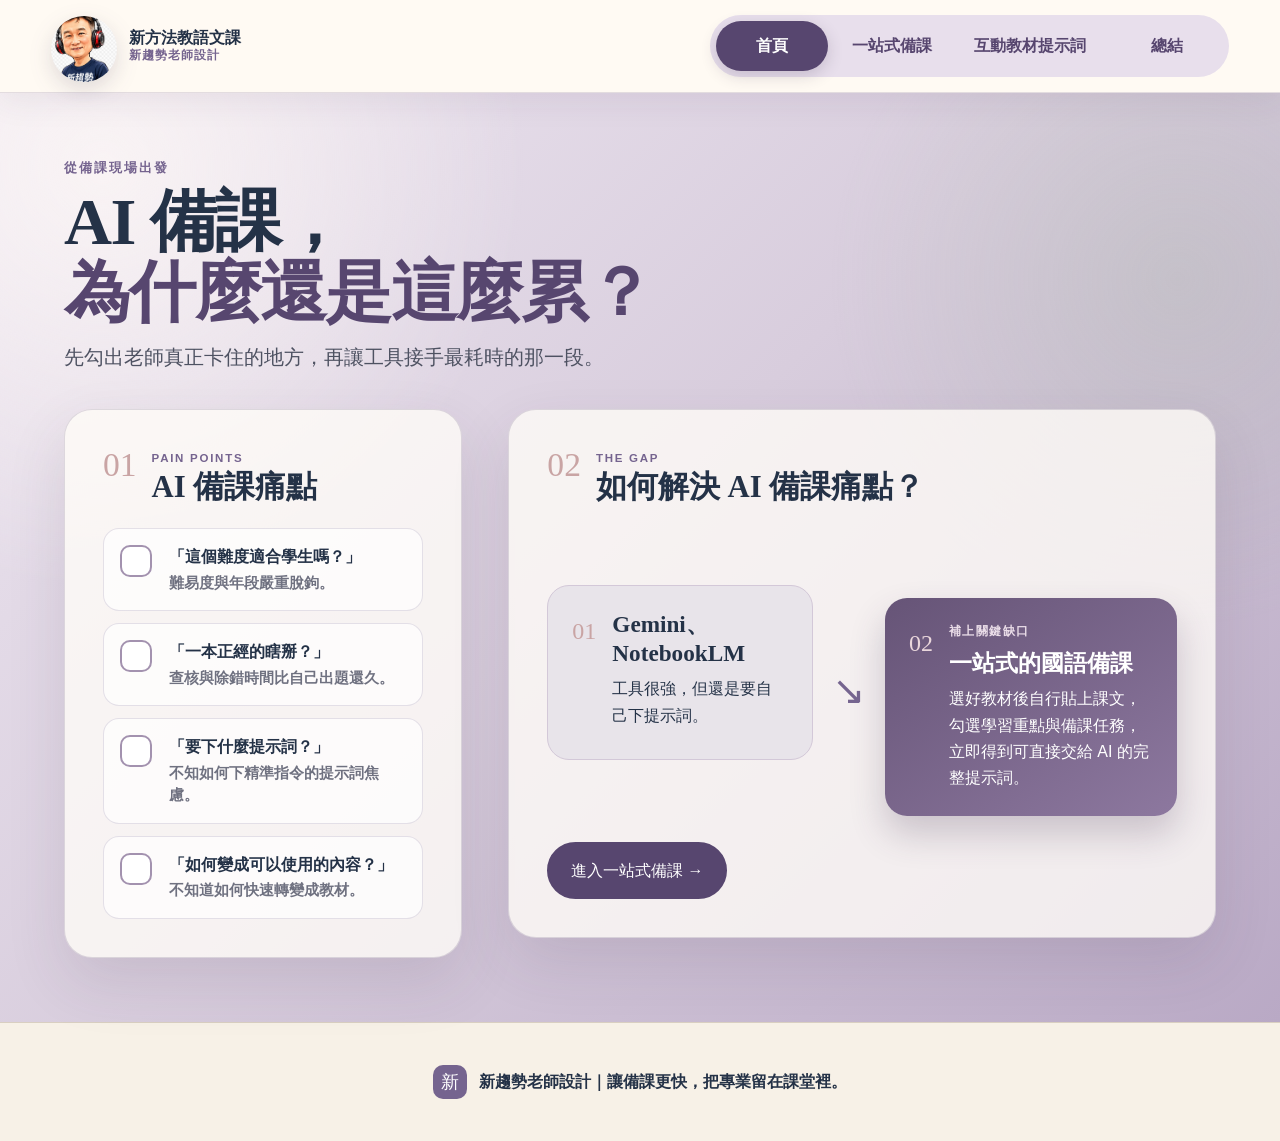
<file: index.html>
<!doctype html>
<html lang="zh-Hant">
<head>
  <meta charset="utf-8">
  <meta name="viewport" content="width=device-width, initial-scale=1">
  <meta name="description" content="新趨勢老師設計的國語備課工具：從 AI 備課痛點出發，自行貼上課文、聚焦學習重點並產生完整共備提示詞。">
  <title>與 AI 共備：一站式的國語備課｜新趨勢老師高效版</title>
  <link rel="icon" href="data:image/svg+xml,%3Csvg xmlns='http://www.w3.org/2000/svg' viewBox='0 0 64 64'%3E%3Crect width='64' height='64' rx='14' fill='%2357466f'/%3E%3Ctext x='32' y='44' font-size='34' text-anchor='middle' fill='white' font-family='serif'%3E%E6%96%B0%3C/text%3E%3C/svg%3E">
  <link rel="stylesheet" href="styles.css?v=20261012-interactive-links">
</head>
<body>
  <a class="skip-link" href="#home-panel">跳到主要內容</a>
  <header class="site-header">
    <a class="brand" href="#home" data-tab-link="home" aria-label="回到首頁">
      <img class="brand-avatar" src="assets/my-avatar.jpg" alt="新趨勢老師人物 Logo">
      <span class="brand-copy"><strong>新方法教語文課</strong><small>新趨勢老師設計</small></span>
    </a>
    <nav class="page-tabs" role="tablist" aria-label="演講分頁">
      <button type="button" id="tab-home" role="tab" aria-selected="true" aria-controls="home-panel" data-tab="home">首頁</button>
      <button type="button" id="tab-prep" role="tab" aria-selected="false" aria-controls="prep-panel" data-tab="prep" tabindex="-1">一站式備課</button>
      <button type="button" id="tab-interactive" role="tab" aria-selected="false" aria-controls="interactive-panel" data-tab="interactive" tabindex="-1">互動教材提示詞</button>
      <button type="button" id="tab-closing" role="tab" aria-selected="false" aria-controls="closing-panel" data-tab="closing" tabindex="-1">總結</button>
    </nav>
  </header>

  <main>
    <section class="page-panel home-page" id="home-panel" role="tabpanel" aria-labelledby="tab-home">
      <div class="presentation-home">
        <div class="home-intro">
          <p class="eyebrow">從備課現場出發</p>
          <h1>AI 備課，<br><em>為什麼還是這麼累？</em></h1>
          <p class="home-lead">先勾出老師真正卡住的地方，再讓工具接手最耗時的那一段。</p>
        </div>
        <section class="pain-section" aria-labelledby="pain-title">
          <div class="presentation-heading"><span>01</span><div><p>PAIN POINTS</p><h2 id="pain-title">AI 備課痛點</h2></div></div>
          <div class="pain-grid">
            <label class="pain-card"><input type="checkbox"><span class="pain-check" aria-hidden="true">✓</span><span><strong>「這個難度適合學生嗎？」</strong><small>難易度與年段嚴重脫鉤。</small></span></label>
            <label class="pain-card"><input type="checkbox"><span class="pain-check" aria-hidden="true">✓</span><span><strong>「一本正經的瞎掰？」</strong><small>查核與除錯時間比自己出題還久。</small></span></label>
            <label class="pain-card"><input type="checkbox"><span class="pain-check" aria-hidden="true">✓</span><span><strong>「要下什麼提示詞？」</strong><small>不知如何下精準指令的提示詞焦慮。</small></span></label>
            <label class="pain-card"><input type="checkbox"><span class="pain-check" aria-hidden="true">✓</span><span><strong>「如何變成可以使用的內容？」</strong><small>不知道如何快速轉變成教材。</small></span></label>
          </div>
        </section>
        <section class="solution-section" aria-labelledby="solution-title">
          <div class="presentation-heading"><span>02</span><div><p>THE GAP</p><h2 id="solution-title">如何解決 AI 備課痛點？</h2></div></div>
          <div class="solution-stair" aria-label="兩階段解決路徑">
            <article class="solution-step first"><span class="step-number">01</span><div><h3>Gemini、NotebookLM</h3><p>工具很強，但還是要自己下提示詞。</p></div></article>
            <div class="stair-arrow" aria-hidden="true">↘</div>
            <article class="solution-step second"><span class="step-number">02</span><div><p class="gap-label">補上關鍵缺口</p><h3>一站式的國語備課</h3><p>選好教材後自行貼上課文，勾選學習重點與備課任務，立即得到可直接交給 AI 的完整提示詞。</p></div></article>
          </div>
          <button class="primary presentation-cta" type="button" data-tab-jump="prep">進入一站式備課 →</button>
        </section>
      </div>
    </section>

    <section class="page-panel" id="prep-panel" role="tabpanel" aria-labelledby="tab-prep" hidden>
      <section class="hero prep-hero">
        <div class="hero-grid" id="top">
          <div>
            <p class="eyebrow">老師的國語備課捷徑・高效版</p>
            <h1>與 AI 共備：<br><em class="nowrap">一站式的國語備課</em></h1>
            <p class="lead">選好教材後自行貼上課文，勾選學習重點與備課任務，立即組成可直接交給 AI 的完整提示詞。</p>
            <a class="primary" href="#lesson-picker">開始備課</a>
          </div>
          <div class="hero-note" aria-label="四步驟說明">
            <span>01</span><p><b>選教材</b><br>版本、年級、課次、文體</p>
            <span>02</span><p><b>貼課文</b><br>由使用者自行貼上全文</p>
            <span>03</span><p><b>聚焦重點</b><br>選擇學習階段與學習重點</p>
            <span>04</span><p><b>交給 AI</b><br>複製提示詞，貼到 AI 直接對話使用</p>
          </div>
        </div>
      </section>
      <section class="section picker-section" id="lesson-picker" aria-labelledby="picker-title">
        <div class="section-heading"><p class="step">STEP 01</p><h2 id="picker-title">選擇這次要備的課</h2></div>
        <div class="picker-card">
          <label>課本版本<select id="publisher"><option value="">請選擇版本</option></select></label>
          <label>年級與冊別<select id="grade" disabled><option value="">請先選版本</option></select></label>
          <label>課次<select id="lesson" disabled><option value="">請先選年級</option></select></label>
          <label>文體<select id="genre"><option value="">請選擇文體</option><option value="記敘文">記敘文</option><option value="說明文">說明文</option><option value="議論文">議論文</option><option value="應用文">應用文</option><option value="故事">故事</option><option value="詩歌">詩歌</option></select></label>
        </div>
        <p class="data-status" id="data-status" role="status">只提供教材索引，不內建或公開任何課文全文。</p>
      </section>
      <section class="section text-section" id="text-section" aria-labelledby="text-title">
        <div class="section-heading"><p class="step">STEP 02</p><h2 id="text-title">自行貼上課文</h2><p>請自行貼上課文內容，文字只保留在目前頁面，不會上傳、儲存或公開。</p></div>
        <div class="paste-card">
          <div class="lesson-meta" id="lesson-meta">尚未選擇教材</div>
          <label for="lesson-input">課文全文</label>
          <textarea id="lesson-input" rows="16" placeholder="請在此貼上課文全文……" spellcheck="false"></textarea>
          <div class="paste-tools"><span id="text-count">尚未貼上課文</span><button type="button" class="clear-focus" id="clear-text">清除課文</button></div>
          <p class="privacy-note">隱私提醒：本工具不會保存您貼上的文字。重新整理或關閉頁面後，內容即會消失。</p>
        </div>
      </section>
      <section class="section focus-section" id="focus-section" aria-labelledby="focus-title">
        <div class="section-heading"><p class="step">STEP 03</p><h2 id="focus-title">聚焦學習重點</h2><p>此步驟為選填。先選學習階段，再勾選本課要聚焦的學習內容與學習表現；若不需要，可直接進入 AI 共備。</p></div>
        <div class="focus-stage-card">
          <label>學習階段<select id="learning-stage"><option value="">暫不使用學習重點</option><option value="第一學習階段（一、二年級）">第一學習階段（一、二年級）</option><option value="第二學習階段（三、四年級）">第二學習階段（三、四年級）</option><option value="第三學習階段（五、六年級）">第三學習階段（五、六年級）</option></select></label>
          <div class="focus-summary"><span id="focus-count">尚未選擇學習重點</span><button type="button" class="clear-focus" id="clear-focus">清除勾選</button></div>
        </div>
        <div class="focus-columns" id="focus-columns" hidden>
          <section class="focus-panel" aria-labelledby="content-focus-title"><h3 id="content-focus-title">學習內容</h3><p>文字篇章、文本表述與文化內涵</p><div id="content-options" class="focus-options"></div></section>
          <section class="focus-panel" aria-labelledby="performance-focus-title"><h3 id="performance-focus-title">學習表現</h3><p>聆聽、口語表達、識字、閱讀與寫作等</p><div id="performance-options" class="focus-options"></div></section>
        </div>
        <section class="reading-literacy-card" aria-labelledby="reading-literacy-title">
          <div class="reading-literacy-heading">
            <div><p class="step">議題融入・選填</p><h3 id="reading-literacy-title">閱讀素養教育實質內涵</h3><p>國民小學階段（閱 E1 ～ 閱 E14）</p></div>
            <label>選擇類別
              <select id="reading-category">
                <option value="">暫不使用閱讀素養教育實質內涵</option>
                <option value="閱讀的歷程">閱讀的歷程</option>
                <option value="閱讀的媒材">閱讀的媒材</option>
                <option value="閱讀的情境脈絡">閱讀的情境脈絡</option>
                <option value="閱讀的態度">閱讀的態度</option>
                <option value="全部顯示">全部顯示</option>
              </select>
            </label>
          </div>
          <div id="reading-options" class="focus-options reading-options" hidden></div>
        </section>
      </section>
      <section class="section task-section" id="task-section" aria-labelledby="task-title">
        <div class="section-heading"><p class="step">STEP 04</p><h2 id="task-title">這次想請 AI 協助什麼？</h2><p>可複選；系統會自動帶入版本、年級、課名與完整課文。產生後請複製完整提示詞，貼到 AI 直接對話使用。</p></div>
        <div class="task-grid" id="task-grid"></div>
        <label class="custom-note">補充需求（選填）<textarea id="custom-note" rows="3" placeholder="例如：班上學生喜歡小組討論，希望活動能加入平板操作。"></textarea></label>
        <div class="action-bar"><div><span id="selected-count">尚未選擇任務</span><small>提示詞會在下方即時產生</small></div><button class="primary" type="button" id="build-prompt">產生備課提示詞</button></div>
      </section>
      <section class="section prompt-section" id="prompt-section" hidden aria-labelledby="prompt-title">
        <div class="section-heading inline-heading"><div><p class="step">READY</p><h2 id="prompt-title">提示詞已經幫您整理好</h2></div><span class="ready-badge">可直接使用</span></div>
        <textarea id="prompt-output" aria-label="完整備課提示詞" spellcheck="false"></textarea>
        <div class="prompt-actions">
          <button class="primary" type="button" id="copy-prompt">複製完整提示詞</button>
          <button class="secondary" type="button" id="download-prompt">下載文字檔</button>
          <a class="secondary" href="https://chatgpt.com/" target="_blank" rel="noopener noreferrer">開啟 ChatGPT ↗</a>
          <a class="secondary" href="https://gemini.google.com/" target="_blank" rel="noopener noreferrer">開啟 Gemini ↗</a>
        </div>
        <p id="copy-status" class="copy-status" role="status"></p>
      </section>
    </section>

    <section class="page-panel interactive-page" id="interactive-panel" role="tabpanel" aria-labelledby="tab-interactive" hidden>
      <div class="interactive-header">
        <div>
          <p class="eyebrow">互動教材設計工具</p>
          <div class="interactive-title-row">
            <h2>互動教材提示詞</h2>
            <div class="interactive-example-links" aria-label="互動教材範例">
              <a href="math-demo/index.html" target="_blank" rel="noopener">數學四上互動網頁 ↗</a>
            </div>
          </div>
          <p>選擇教材類型與設計需求，快速整理可交給 AI 使用的完整提示詞。</p>
        </div>
        <a class="secondary" href="interactive-generator/index.html" target="_blank" rel="noopener">另開完整頁面 ↗</a>
      </div>
      <div class="interactive-frame-wrap">
        <iframe src="interactive-generator/index.html" title="互動教材提示詞網站" loading="lazy"></iframe>
      </div>
    </section>

    <section class="page-panel closing-page" id="closing-panel" role="tabpanel" aria-labelledby="tab-closing" hidden>
      <div class="closing-stage">
        <div class="closing-spark spark-one" aria-hidden="true">✦</div><div class="closing-spark spark-two" aria-hidden="true">✦</div>
        <div class="closing-copy">
          <p class="eyebrow">把時間還給教學</p>
          <h2><span>別把備課變成</span><em>提示詞的苦工</em></h2>
          <p class="closing-line">讓工具成為你最高效的教學助手。</p>
          <div class="closing-chips" aria-label="結語重點"><span>少一點重複工</span><span>多一點教學判斷</span><span>提示詞交給工具</span><span>專業留給老師</span></div>
          <div class="closing-actions"><button class="primary" type="button" data-tab-jump="prep">再看一次備課工具</button><button class="secondary" type="button" data-tab-jump="home">回到首頁</button></div>
        </div>
        <div class="closing-visual" aria-label="新趨勢老師與 AI 共備">
          <div class="orbit orbit-one"><span>AI</span></div><div class="orbit orbit-two"><span>教學</span></div>
          <div class="avatar-halo"><img src="assets/my-avatar.jpg" alt="新趨勢老師人物"></div>
          <p>工具做苦工<br><strong>老師做判斷</strong></p>
        </div>
      </div>
    </section>
  </main>
  <footer><span class="brand-mark small">新</span><p>新趨勢老師設計｜讓備課更快，把專業留在課堂裡。</p></footer>
  <script src="learning-focus-data.js?v=20260902-public"></script>
  <script src="public-data.js?v=20260902-writing-prompt"></script>
  <script src="script.js?v=20261012-reading-literacy"></script>
</body>
</html>
</file>
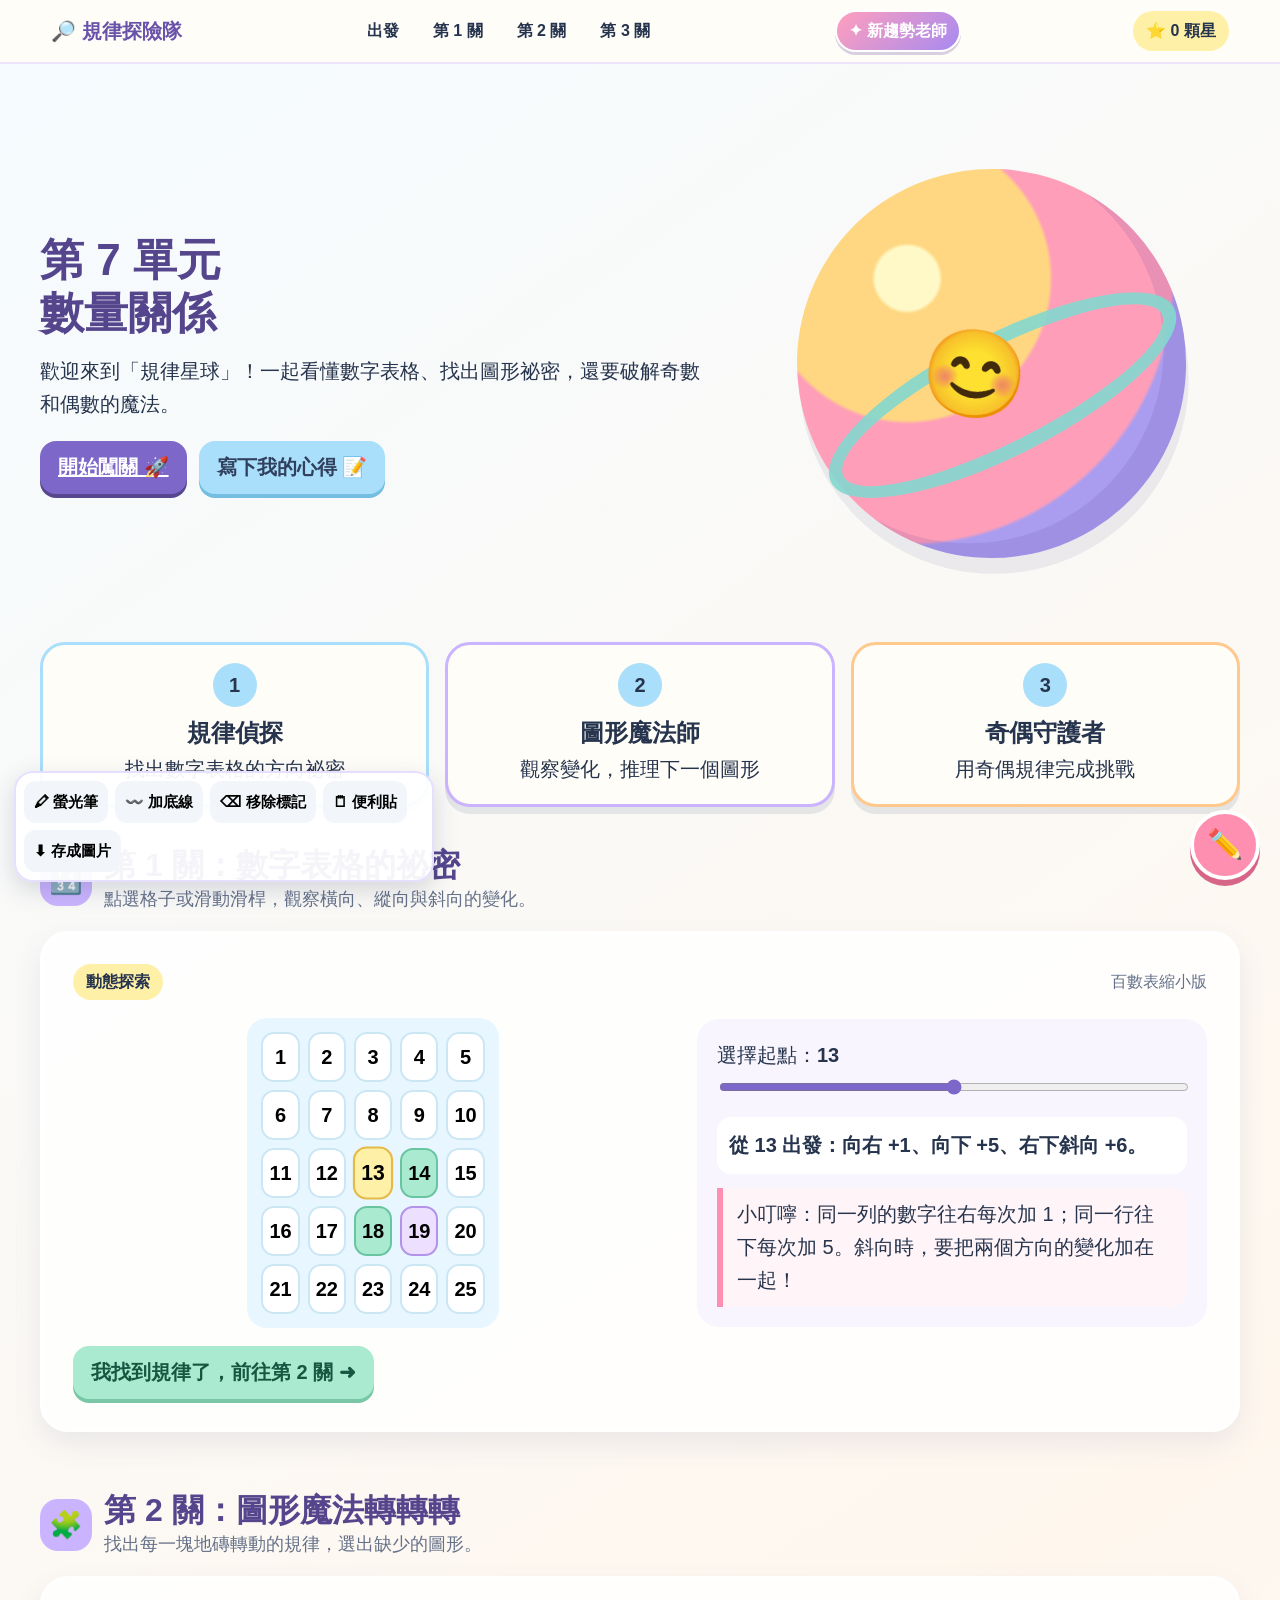
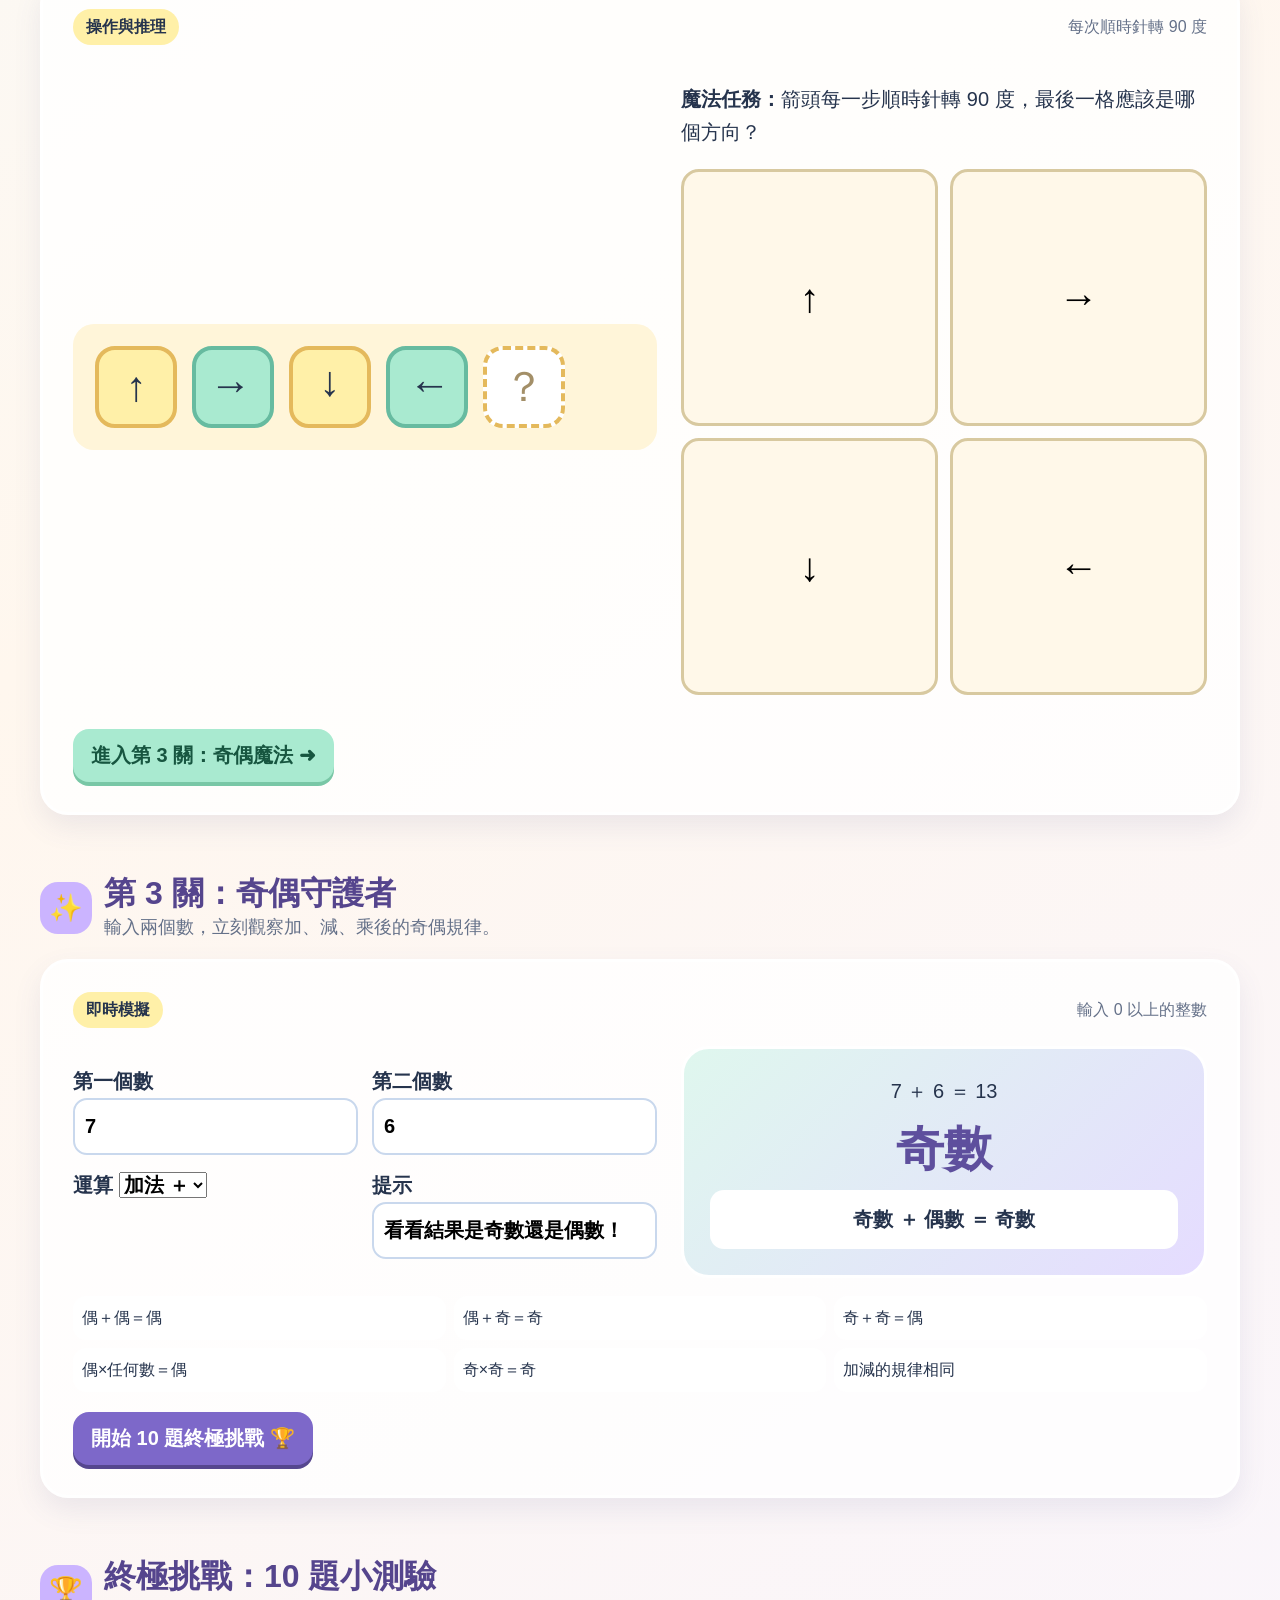
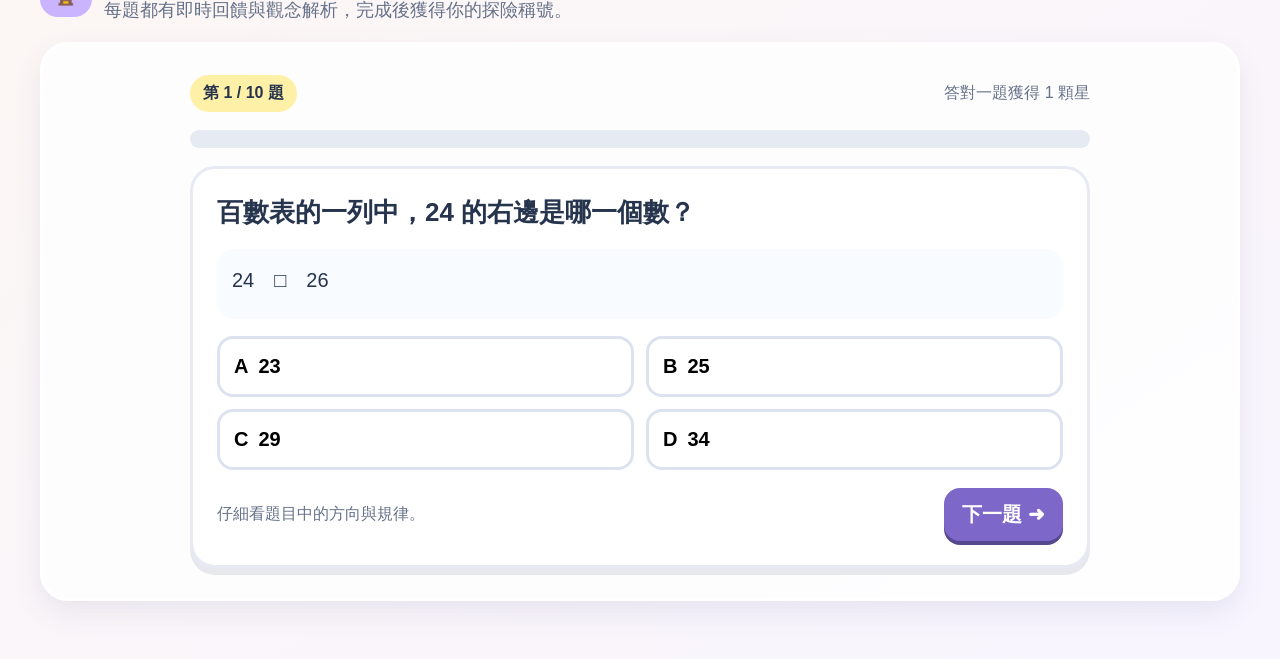
<file: math4-07/index.html>
<!DOCTYPE html>
<html lang="zh-Hant">
<head>
<meta charset="UTF-8">
<meta name="viewport" content="width=device-width, initial-scale=1.0">
<title>數量關係・規律探險隊</title>
<link rel="icon" href="data:image/svg+xml,%3Csvg xmlns='http://www.w3.org/2000/svg' viewBox='0 0 64 64'%3E%3Crect width='64' height='64' rx='14' fill='%2357466f'/%3E%3Ctext x='32' y='44' font-size='34' text-anchor='middle' fill='white' font-family='serif'%3E%E6%96%B0%3C/text%3E%3C/svg%3E">
<style>
  :root{--ink:#26344d;--pink:#ff8fb1;--peach:#ffc98d;--yellow:#fff0a8;--mint:#a9ead0;--sky:#a9dffa;--lilac:#cbb4ff;--paper:#fffdf8;--line:#d9e1f0;--good:#2da979;--bad:#ef6a74;--shadow:0 7px 0 rgba(61,82,116,.12)}
  *{box-sizing:border-box} html{scroll-behavior:smooth} body{margin:0;background:linear-gradient(145deg,#f5fbff,#fff7ee 48%,#f8f5ff);color:var(--ink);font:20px/1.65 "Noto Sans TC","Microsoft JhengHei",sans-serif;overflow-x:hidden} button,input,select,textarea{font:inherit} button{touch-action:manipulation;min-height:48px;cursor:pointer} button:focus-visible,a:focus-visible,input:focus-visible{outline:4px solid #4f86f7;outline-offset:3px}
  .topbar{position:sticky;z-index:20;top:0;display:flex;align-items:center;justify-content:space-between;gap:16px;padding:10px clamp(16px,4vw,54px);background:rgba(255,253,248,.94);backdrop-filter:blur(12px);border-bottom:2px solid rgba(203,180,255,.35)}
  .brand{font-family:"Arial Rounded MT Bold","Microsoft JhengHei",sans-serif;font-weight:900;color:#6953a9;white-space:nowrap}.nav{display:flex;gap:8px;flex-wrap:wrap;justify-content:center}.nav a{padding:7px 13px;border-radius:999px;color:var(--ink);font-size:16px;font-weight:700;text-decoration:none}.nav a:hover{background:var(--yellow)}.teacher-badge{padding:6px 12px;border:2px solid #fff;background:linear-gradient(135deg,#ff9fbd,#a78af0);border-radius:999px;color:#fff;font-size:16px;font-weight:900;box-shadow:0 3px 0 rgba(99,72,151,.25);white-space:nowrap}.star-count{border-radius:999px;background:var(--yellow);padding:7px 13px;font-size:16px;font-weight:800;white-space:nowrap}
  .hero,.wrap{width:min(1200px,94%);margin:auto}.hero{display:grid;grid-template-columns:1.15fr .85fr;gap:28px;align-items:center;padding:50px 0 30px}.hero h1{font-family:"Arial Rounded MT Bold","Microsoft JhengHei",sans-serif;font-size:44px;line-height:1.22;margin:0 0 15px;color:#55458d}.hero p{margin:0;max-width:34em}.mascot{position:relative;aspect-ratio:1/1;display:grid;place-items:center;min-height:250px}.planet{width:78%;aspect-ratio:1;border-radius:50%;background:radial-gradient(circle at 32% 25%,#fff9c8 0 8%,#ffd782 9% 36%,#ff9eb9 37% 67%,#aa9df0 68%);box-shadow:inset -20px -18px 0 rgba(91,69,158,.14),0 16px 0 rgba(94,86,134,.1);transform:rotate(-9deg)}.planet:after{content:"";position:absolute;width:92%;height:24%;border:14px solid #83d9d0;border-radius:50%;transform:rotate(-18deg);top:43%;left:2%;opacity:.9}.face{position:absolute;top:38%;left:36%;font-size:clamp(45px,7vw,86px);transform:rotate(9deg)}
  .stage-map{display:grid;grid-template-columns:repeat(3,1fr);gap:16px;margin:0 auto 38px}.stage-card{border:3px solid var(--line);border-radius:25px;padding:18px;background:var(--paper);box-shadow:var(--shadow);text-align:center}.stage-card b{display:block;font-size:24px}.stage-card:nth-child(1){border-color:var(--sky)}.stage-card:nth-child(2){border-color:var(--lilac)}.stage-card:nth-child(3){border-color:var(--peach)}.dot{display:inline-grid;place-items:center;width:44px;height:44px;border-radius:50%;margin-bottom:6px;font-weight:900;background:var(--sky)}
  section{scroll-margin-top:82px;margin:32px 0 58px}.section-head{display:flex;align-items:center;gap:12px;margin-bottom:16px}.section-head .badge{display:grid;place-items:center;flex:0 0 52px;height:52px;border-radius:18px;background:var(--lilac);font-size:27px}.section-head h2{font-family:"Arial Rounded MT Bold","Microsoft JhengHei",sans-serif;font-size:32px;line-height:1.25;margin:0;color:#55458d}.section-head p{margin:0;color:#657189;font-size:18px}.quest{background:rgba(255,255,255,.84);border:3px solid #fff;border-radius:28px;padding:clamp(16px,3vw,30px);box-shadow:0 12px 28px rgba(81,92,145,.1)}
  .stage{display:none}.stage.active{display:block;animation:enter .35s ease}.stage-intro{display:flex;justify-content:space-between;gap:12px;align-items:center;margin-bottom:18px}.tag{display:inline-block;padding:5px 13px;border-radius:999px;background:var(--yellow);font-weight:800;font-size:16px}.small{font-size:16px;color:#657189}.btn{border:0;border-radius:16px;padding:10px 18px;font-weight:900;color:#31405e;background:var(--sky);box-shadow:0 4px 0 #73bee1}.btn:hover{transform:translateY(-2px)}.btn:active{transform:translateY(3px);box-shadow:none}.btn.primary{color:#fff;background:#7d68c9;box-shadow:0 4px 0 #56478f}.btn.good{color:#175640;background:var(--mint);box-shadow:0 4px 0 #79c7a6}.btn.warn{background:var(--peach);box-shadow:0 4px 0 #dd9e57}.button-row{display:flex;gap:12px;flex-wrap:wrap;align-items:center}
  .explore-grid{display:grid;grid-template-columns:1fr .85fr;gap:24px;align-items:center}.number-board{display:grid;grid-template-columns:repeat(5,minmax(38px,1fr));gap:8px;max-width:540px;margin:auto;padding:14px;border-radius:20px;background:#e8f7ff}.num{min-height:50px;display:grid;place-items:center;border-radius:13px;background:#fff;border:2px solid #cce7f4;font-weight:800;transition:.2s}.num.selected{background:var(--yellow);border-color:#e5b94a;transform:scale(1.06)}.num.related{background:var(--mint);border-color:#69c4a0}.num.diagonal{background:#eddfff;border-color:#b392e9}.control-card{padding:20px;border-radius:22px;background:#f8f5ff}.control-card input{width:100%;accent-color:#7d68c9}.rule-display{padding:12px;border-radius:14px;background:#fff;margin-top:12px;font-weight:800}.callout{border-left:6px solid var(--pink);padding:10px 14px;background:#fff4f7;border-radius:0 15px 15px 0;margin-top:14px}
  .tile-area{display:grid;grid-template-columns:1fr .9fr;gap:24px;align-items:center}.pattern{display:flex;gap:15px;align-items:center;flex-wrap:wrap;padding:22px;border-radius:21px;background:#fff5d9}.tile{width:82px;aspect-ratio:1;display:grid;place-items:center;border-radius:20px;border:4px solid #e4b95c;background:var(--yellow);font-size:42px;transition:transform .35s}.tile.rotate{transform:rotate(90deg);background:var(--mint);border-color:#67bba0}.tile.missing{background:#fff;border-style:dashed;color:#a38f68}.choice-grid{display:grid;grid-template-columns:repeat(2,minmax(80px,1fr));gap:12px}.choice-tile{aspect-ratio:1;border:3px solid #d8c9a0;border-radius:18px;background:#fff8e9;font-size:40px;font-weight:900}.choice-tile:hover{background:var(--yellow)}
  .parity-stage{display:grid;grid-template-columns:1fr .9fr;gap:24px;align-items:center}.parity-controls{display:grid;grid-template-columns:1fr 1fr;gap:14px}.parity-controls label{font-weight:900}.parity-controls input{width:100%;padding:10px;border:2px solid #c9d8ed;border-radius:14px}.machine{border-radius:28px;padding:26px;text-align:center;background:linear-gradient(135deg,#dff7ee,#e5dcff);border:3px solid #fff}.machine .answer{font:900 48px/1.2 "Arial Rounded MT Bold","Microsoft JhengHei",sans-serif;color:#5e4f9d;margin:12px 0}.formula{padding:13px;border-radius:14px;background:#fff;font-weight:800}.rules-list{display:grid;grid-template-columns:repeat(3,1fr);gap:8px;font-size:16px}.rules-list div{border-radius:13px;padding:9px;background:#fff}
  .quiz-stage{max-width:900px;margin:auto}.progress{height:18px;border-radius:999px;background:#e5eaf3;overflow:hidden;margin:12px 0 18px}.progress>div{height:100%;width:0;background:linear-gradient(90deg,#7ad5c5,#8d78d5);transition:width .35s}.question-card{padding:24px;border-radius:25px;background:#fff;border:3px solid #e7eaf4;box-shadow:var(--shadow)}.question-title{font-size:26px;font-weight:900;line-height:1.5}.question-visual{margin:17px 0;padding:15px;border-radius:17px;background:#f8fbff;min-height:70px}.q-options{display:grid;grid-template-columns:1fr 1fr;gap:12px}.option{display:flex;align-items:center;text-align:left;gap:10px;border:3px solid #dce3ef;border-radius:16px;background:#fff;padding:11px 14px;font-weight:800}.option:hover{background:#f0f7ff;border-color:#8cc7e8}.option.correct{background:#dff7eb;border-color:#59bd91}.option.wrong{background:#ffe9ed;border-color:#ec8791}.option:disabled{cursor:default}.feedback{display:none;margin-top:16px;padding:15px 18px;border-radius:17px}.feedback.show{display:block;animation:enter .3s}.feedback.good{background:#e2f8ec;border-left:6px solid var(--good)}.feedback.bad{background:#fff0f1;border-left:6px solid var(--bad)}.next-row{display:flex;justify-content:space-between;gap:12px;margin-top:18px;align-items:center}.scoreboard{display:none;text-align:center;padding:28px;border-radius:25px;background:linear-gradient(145deg,#fff0ae,#ffdce8)}.scoreboard.show{display:block}.score-num{font:900 68px/1 "Arial Rounded MT Bold",sans-serif;color:#6953a9}.medal{font-size:76px;display:block;animation:bounce 1.2s infinite}
  .read-tools{position:fixed;z-index:30;left:14px;bottom:18px;display:flex;gap:7px;flex-wrap:wrap;max-width:min(420px,calc(100vw - 105px));padding:8px;border-radius:19px;background:rgba(255,255,255,.94);box-shadow:0 8px 25px rgba(44,57,93,.18);border:2px solid #e6dfff}.tool{min-height:42px;border:0;border-radius:12px;padding:6px 10px;background:#f2f6fb;font-size:15px;font-weight:800}.tool.active{background:var(--yellow)}
  .scratch-fab{position:fixed;z-index:34;right:20px;bottom:20px;width:70px;height:70px;border:4px solid #fff;border-radius:50%;background:var(--pink);color:#fff;font-size:29px;box-shadow:0 6px 0 #d76587}.modal{display:none;position:fixed;z-index:50;inset:0;padding:18px;background:rgba(29,37,68,.42);place-items:center}.modal.show{display:grid}.modal-card{width:min(860px,100%);max-height:94vh;overflow:auto;border-radius:25px;background:#fff;padding:18px;box-shadow:0 22px 55px rgba(20,27,55,.35)}.modal-head{display:flex;justify-content:space-between;gap:12px;align-items:center}.canvas-wrap{border:3px dashed #a9bedb;border-radius:18px;background:#fffdf7;overflow:hidden;margin:12px 0}.canvas-wrap canvas{width:100%;height:min(54vh,440px);display:block;touch-action:none}.canvas-tools{display:flex;gap:10px;flex-wrap:wrap;align-items:center}.canvas-tools input{width:130px}.sticky{display:none;position:fixed;z-index:35;right:24px;top:100px;width:min(310px,78vw);padding:14px;background:#fff6a9;border:2px solid #e5cc53;border-radius:8px 20px 12px 12px;box-shadow:4px 7px 0 rgba(147,113,30,.18);cursor:move}.sticky.show{display:block}.sticky textarea{width:100%;min-height:130px;border:0;background:transparent;resize:vertical;color:#4b4322}.sticky textarea:focus{outline:2px dashed #b99d23}.sticky-head{display:flex;justify-content:space-between;gap:10px;font-weight:900}.sticky-head button{min-height:32px;border:0;border-radius:8px;background:#fff1a0}
  .annotation-highlight{background:linear-gradient(transparent 42%,#ffe777 42% 92%,transparent 92%)}.annotation-underline{text-decoration:underline 4px #f18eaf;text-underline-offset:4px}.confetti{position:fixed;z-index:80;width:12px;height:12px;border-radius:3px;pointer-events:none;animation:fall 1.2s ease-out forwards}
  @keyframes enter{from{opacity:0;transform:translateY(9px)}to{opacity:1;transform:none}}@keyframes bounce{50%{transform:translateY(-12px) rotate(5deg)}}@keyframes fall{to{transform:translate(var(--x),70vh) rotate(520deg);opacity:0}}
  @media(max-width:780px){body{font-size:18px}.topbar{align-items:flex-start}.brand{font-size:16px}.star-count{font-size:14px}.hero{grid-template-columns:1fr;padding-top:30px}.hero h1{font-size:44px}.mascot{display:none}.stage-map{grid-template-columns:1fr}.explore-grid,.tile-area,.parity-stage{grid-template-columns:1fr}.q-options{grid-template-columns:1fr}.section-head h2{font-size:28px}.read-tools{left:10px;bottom:10px}.rules-list{grid-template-columns:1fr}.number-board{gap:5px}.num{min-height:42px}.tile{width:64px}.question-title{font-size:22px}}
  @media(prefers-reduced-motion:reduce){*,*:before,*:after{animation-duration:.01ms!important;scroll-behavior:auto!important;transition-duration:.01ms!important}}
</style>
</head>
<body>
<nav class="topbar" aria-label="主選單"><div class="brand">🔎 規律探險隊</div><div class="nav"><a href="#start">出發</a><a href="#stage1">第 1 關</a><a href="#stage2">第 2 關</a><a href="#stage3">第 3 關</a></div><span class="teacher-badge">✦ 新趨勢老師</span><div class="star-count">⭐ <span id="stars">0</span> 顆星</div></nav>
<main id="capture-area">
  <header class="hero" id="start"><div><h1>第 7 單元<br>數量關係</h1><p>歡迎來到「規律星球」！一起看懂數字表格、找出圖形祕密，還要破解奇數和偶數的魔法。</p><div class="button-row" style="margin-top:20px"><a class="btn primary" href="#stage1">開始闖關 🚀</a><button class="btn" id="show-note">寫下我的心得 📝</button></div></div><div class="mascot" aria-hidden="true"><div class="planet"></div><div class="face">😊</div></div></header>
  <div class="wrap">
    <div class="stage-map"><div class="stage-card"><span class="dot">1</span><b>規律偵探</b><span>找出數字表格的方向祕密</span></div><div class="stage-card"><span class="dot">2</span><b>圖形魔法師</b><span>觀察變化，推理下一個圖形</span></div><div class="stage-card"><span class="dot">3</span><b>奇偶守護者</b><span>用奇偶規律完成挑戰</span></div></div>

    <section id="stage1"><div class="section-head"><div class="badge">🔢</div><div><h2>第 1 關：數字表格的祕密</h2><p>點選格子或滑動滑桿，觀察橫向、縱向與斜向的變化。</p></div></div><div class="quest stage active"><div class="stage-intro"><span class="tag">動態探索</span><span class="small">百數表縮小版</span></div><div class="explore-grid"><div class="number-board" id="number-board" aria-label="數字表格"></div><div class="control-card"><label for="cell-slider">選擇起點：<strong id="cell-value">13</strong></label><input type="range" id="cell-slider" min="1" max="25" value="13"><div class="rule-display" id="rule-display">從 13 出發：向右 +1、向下 +5、右下斜向 +6。</div><div class="callout">小叮嚀：同一列的數字往右每次加 1；同一行往下每次加 5。斜向時，要把兩個方向的變化加在一起！</div></div></div><div class="button-row" style="margin-top:18px"><button class="btn good" data-go="2">我找到規律了，前往第 2 關 ➜</button></div></div></section>

    <section id="stage2"><div class="section-head"><div class="badge">🧩</div><div><h2>第 2 關：圖形魔法轉轉轉</h2><p>找出每一塊地磚轉動的規律，選出缺少的圖形。</p></div></div><div class="quest"><div class="stage-intro"><span class="tag">操作與推理</span><span class="small">每次順時針轉 90 度</span></div><div class="tile-area"><div class="pattern" aria-label="圖形規律"><div class="tile">↑</div><div class="tile rotate">↑</div><div class="tile" style="transform:rotate(180deg)">↑</div><div class="tile rotate" style="transform:rotate(270deg)">↑</div><div class="tile missing" id="missing-tile">？</div></div><div><p><strong>魔法任務：</strong>箭頭每一步順時針轉 90 度，最後一格應該是哪個方向？</p><div class="choice-grid" id="tile-choices"><button class="choice-tile" data-answer="up">↑</button><button class="choice-tile" data-answer="right">→</button><button class="choice-tile" data-answer="down">↓</button><button class="choice-tile" data-answer="left">←</button></div><p id="tile-feedback" class="small" aria-live="polite"></p></div></div><div class="button-row" style="margin-top:18px"><button class="btn good" data-go="3">進入第 3 關：奇偶魔法 ➜</button></div></div></section>

    <section id="stage3"><div class="section-head"><div class="badge">✨</div><div><h2>第 3 關：奇偶守護者</h2><p>輸入兩個數，立刻觀察加、減、乘後的奇偶規律。</p></div></div><div class="quest"><div class="stage-intro"><span class="tag">即時模擬</span><span class="small">輸入 0 以上的整數</span></div><div class="parity-stage"><div class="parity-controls"><label>第一個數 <input type="number" id="num-a" min="0" value="7"></label><label>第二個數 <input type="number" id="num-b" min="0" value="6"></label><label>運算 <select id="op"><option value="+">加法 ＋</option><option value="-">減法 −</option><option value="*">乘法 ×</option></select></label><label>提示 <input value="看看結果是奇數還是偶數！" readonly></label></div><div class="machine"><div id="expression">7 ＋ 6 = 13</div><div class="answer" id="parity-answer">奇數</div><div class="formula" id="parity-formula">奇數 ＋ 偶數 ＝ 奇數</div></div></div><div class="rules-list" style="margin-top:18px"><div>偶＋偶＝偶</div><div>偶＋奇＝奇</div><div>奇＋奇＝偶</div><div>偶×任何數＝偶</div><div>奇×奇＝奇</div><div>加減的規律相同</div></div><div class="button-row" style="margin-top:20px"><button class="btn primary" id="start-quiz">開始 10 題終極挑戰 🏆</button></div></div></section>

    <section id="quiz"><div class="section-head"><div class="badge">🏆</div><div><h2>終極挑戰：10 題小測驗</h2><p>每題都有即時回饋與觀念解析，完成後獲得你的探險稱號。</p></div></div><div class="quest"><div class="quiz-stage"><div id="quiz-panel"><div class="stage-intro"><span class="tag">第 <span id="q-number">1</span> / 10 題</span><span class="small">答對一題獲得 1 顆星</span></div><div class="progress"><div id="progress-fill"></div></div><div class="question-card"><div class="question-title" id="question-title"></div><div class="question-visual" id="question-visual"></div><div class="q-options" id="q-options"></div><div class="feedback" id="feedback" aria-live="polite"></div><div class="next-row"><span class="small" id="quiz-hint">仔細看題目中的方向與規律。</span><button class="btn primary" id="next-q" disabled>下一題 ➜</button></div></div></div><div class="scoreboard" id="scoreboard"><span class="medal" id="medal">🌟</span><h2>闖關完成！</h2><div class="score-num"><span id="final-score">0</span> / 10</div><p id="award"></p><button class="btn primary" id="retry">再挑戰一次 ↻</button></div></div></div></section>
  </div>
</main>

<div class="read-tools" aria-label="閱讀輔助工具"><button class="tool" data-mark="highlight">🖍 螢光筆</button><button class="tool" data-mark="underline">〰️ 加底線</button><button class="tool" data-mark="erase">⌫ 移除標記</button><button class="tool" id="tool-note">🗒 便利貼</button><button class="tool" id="export-png">⬇ 存成圖片</button></div>
<button class="scratch-fab" id="open-scratch" aria-label="開啟草稿計算紙">✏️</button>
<div class="sticky" id="sticky"><div class="sticky-head"><span>我的心得便利貼</span><button id="close-note">×</button></div><textarea id="note-text" placeholder="我發現的規律是……"></textarea></div>
<div class="modal" id="scratch-modal" role="dialog" aria-modal="true" aria-labelledby="scratch-title"><div class="modal-card"><div class="modal-head"><h2 id="scratch-title" style="margin:0;font-size:28px">✏️ 草稿紙／計算板</h2><button class="btn" id="close-scratch">關閉</button></div><p class="small">可用手指、觸控筆或滑鼠寫下算式、畫表格。</p><div class="canvas-wrap"><canvas id="scratch-canvas"></canvas></div><div class="canvas-tools"><label>筆刷粗細 <input type="range" id="brush-size" min="2" max="24" value="6"></label><button class="btn" id="pen">✏️ 筆</button><button class="btn" id="eraser">🧽 橡皮擦</button><button class="btn warn" id="clear-canvas">清空草稿</button></div></div></div>

<script>
const $=id=>document.getElementById(id); let stars=0, current=0, answered=false, toolMode='';
const questions=[
 {q:'百數表的一列中，24 的右邊是哪一個數？',v:'24　□　26',o:['23','25','29','34'],a:1,e:'往右移一格，每次加 1，所以 24 的右邊是 25。'},
 {q:'在每列有 5 個數的表格中，13 的正下方是哪一個數？',v:'8　9　10　11　12\n13　14　15　16　17',o:['12','14','18','19'],a:2,e:'往下移一格，要加上每列的數量 5：13＋5＝18。'},
 {q:'在每列有 5 個數的表格中，7 的右下斜角是哪一個數？',v:'1　2　3　4　5\n6　7　8　9　10\n11 12 13 14 15',o:['11','12','13','14'],a:2,e:'右下斜向等於「往右 +1」再「往下 +5」，共加 6；7＋6＝13。'},
 {q:'月曆中，星期二是 16 日，同一週的星期五是幾日？',v:'星期二　16 日　→　星期五　？',o:['17','18','19','23'],a:2,e:'月曆橫向每天加 1，從星期二到星期五共往右 3 格：16＋3＝19。'},
 {q:'箭頭規律是 ↑、→、↓、←、？ 下一個圖形是什麼？',v:'↑　→　↓　←　？',o:['↑','→','↓','←'],a:0,e:'箭頭每次順時針轉 90 度，轉完左邊後會回到上方。'},
 {q:'地磚顏色依序是 藍、黃、紅、藍、黃、紅、？ 下一塊是什麼顏色？',v:'🔵　🟡　🔴　🔵　🟡　🔴　？',o:['藍色','黃色','紅色','綠色'],a:0,e:'這是每 3 個一組的重複規律，第 7 個和第 1 個相同，是藍色。'},
 {q:'72 是偶數，72＋奇數的結果一定是？',v:'偶數 ＋ 奇數 ＝ ？',o:['偶數','奇數','可能奇可能偶','0'],a:1,e:'偶數和奇數相加，會得到奇數。例如 72＋5＝77。'},
 {q:'101 是奇數，101＋奇數的結果一定是？',v:'奇數 ＋ 奇數 ＝ ？',o:['偶數','奇數','可能奇可能偶','不一定'],a:0,e:'兩個奇數相加會得到偶數。例如 101＋3＝104。'},
 {q:'學校買了 7 包鉛筆，每包 8 枝。7×8 的結果一定是？',v:'奇數 × 偶數 ＝ ？',o:['奇數','偶數','可能奇可能偶','無法判斷'],a:1,e:'只要有一個因數是偶數，乘積就一定是偶數；7×8＝56。'},
 {q:'小安有 23 顆糖，每袋裝 5 顆，可以裝成 4 袋，還剩 3 顆。23−5×4＝3，3 是？',v:'23 − 20 ＝ ？',o:['偶數','奇數','0','無法判斷'],a:1,e:'23 是奇數，20 是偶數；奇數減偶數仍是奇數，結果 3 是奇數。'}
];
function pop(){try{const c=new AudioContext();const o=c.createOscillator(),g=c.createGain();o.connect(g);g.connect(c.destination);o.frequency.value=520;g.gain.setValueAtTime(.08,c.currentTime);o.frequency.exponentialRampToValueAtTime(.001,c.currentTime+.18);o.start();o.stop(c.currentTime+.18)}catch(e){}}
function successSound(){try{const c=new AudioContext();[523,659,784].forEach((f,i)=>{const o=c.createOscillator(),g=c.createGain();o.connect(g);g.connect(c.destination);o.frequency.value=f;g.gain.setValueAtTime(.06,c.currentTime+i*.08);g.gain.exponentialRampToValueAtTime(.001,c.currentTime+.5+i*.08);o.start(c.currentTime+i*.08);o.stop(c.currentTime+.5+i*.08)})}catch(e){}}
function confetti(){for(let i=0;i<28;i++){const d=document.createElement('i');d.className='confetti';d.style.left=(35+Math.random()*30)+'vw';d.style.top='15vh';d.style.background=['#ff8fb1','#ffd15c','#88d8c4','#9f8ce5'][i%4];d.style.setProperty('--x',(Math.random()-.5)*55+'vw');document.body.appendChild(d);setTimeout(()=>d.remove(),1300)}}
function addStar(){stars++;$('stars').textContent=stars}
// Stage 1 table
const board=$('number-board'); for(let n=1;n<=25;n++){let b=document.createElement('button');b.className='num';b.textContent=n;b.dataset.n=n;b.onclick=()=>setCell(n);board.appendChild(b)}
function setCell(n){$('cell-slider').value=n;$('cell-value').textContent=n;document.querySelectorAll('.num').forEach(x=>x.className='num');const cell=document.querySelector(`.num[data-n="${n}"]`);cell.classList.add('selected');const r=Math.floor((n-1)/5),c=(n-1)%5;[[r,c+1,'related'],[r+1,c,'related'],[r+1,c+1,'diagonal']].forEach(([rr,cc,cl])=>{if(rr<5&&cc<5)document.querySelector(`.num[data-n="${rr*5+cc+1}"]`)?.classList.add(cl)});$('rule-display').textContent=`從 ${n} 出發：向右 +1、向下 +5、右下斜向 +6。`;pop()}
$('cell-slider').oninput=e=>setCell(+e.target.value);setCell(13);
// Stage movement
document.querySelectorAll('[data-go]').forEach(b=>b.onclick=()=>{document.getElementById('stage'+b.dataset.go).scrollIntoView({behavior:'smooth'});pop()});
// Tiles
document.querySelectorAll('.choice-tile').forEach(b=>b.onclick=()=>{const ok=b.dataset.answer==='up';$('missing-tile').textContent=ok?'↑':'？';$('tile-feedback').textContent=ok?'答對了！轉了四次後，箭頭回到上方。':'再想一下：箭頭每次都順時針轉 90 度喔。';$('tile-feedback').style.color=ok?'#18845a':'#c34b59';if(ok){b.style.background='#bff0d8';successSound();confetti()}else pop()});
// parity machine
function parity(n){return Math.abs(n)%2===0?'偶數':'奇數'}function updateParity(){let a=+$('num-a').value||0,b=+$('num-b').value||0,op=$('op').value,res=op==='+'?a+b:op==='-'?a-b:a*b;let word=op==='+'?'＋':op==='-'?'−':'×';$('expression').textContent=`${a} ${word} ${b} ＝ ${res}`;$('parity-answer').textContent=parity(res);let f=op==='*'?(parity(a)==='偶數'||parity(b)==='偶數'?'只要有偶數相乘，結果就是偶數':'奇數 × 奇數 ＝ 奇數'):`${parity(a)} ${word} ${parity(b)} ＝ ${parity(res)}`;$('parity-formula').textContent=f}['num-a','num-b','op'].forEach(id=>$(id).addEventListener('input',updateParity));updateParity();
// quiz
function renderQ(){answered=false;const x=questions[current];$('q-number').textContent=current+1;$('progress-fill').style.width=(current/10*100)+'%';$('question-title').textContent=x.q;$('question-visual').textContent=x.v;$('feedback').className='feedback';$('feedback').textContent='';$('next-q').disabled=true;$('next-q').textContent=current===9?'看我的成績 🏆':'下一題 ➜';const opts=$('q-options');opts.innerHTML='';x.o.forEach((t,i)=>{let b=document.createElement('button');b.className='option';b.innerHTML=`<span>${String.fromCharCode(65+i)}</span><span>${t}</span>`;b.onclick=()=>answer(i,b);opts.appendChild(b)})}
function answer(i,btn){if(answered)return;answered=true;const x=questions[current],ok=i===x.a;document.querySelectorAll('.option').forEach((b,j)=>{b.disabled=true;if(j===x.a)b.classList.add('correct');if(j===i&&!ok)b.classList.add('wrong')});let f=$('feedback');f.className='feedback show '+(ok?'good':'bad');f.innerHTML=ok?`<strong>答對了！太棒了！</strong><br>💡 觀念解析：${x.e}`:`<strong>這次先別灰心！</strong><br>💡 觀念解析：${x.e}`;if(ok){addStar();successSound();confetti()}else pop();$('next-q').disabled=false;$('progress-fill').style.width=((current+1)/10*100)+'%'}
$('next-q').onclick=()=>{if(current===9)return finish();current++;renderQ();pop()};function finish(){$('quiz-panel').style.display='none';$('scoreboard').classList.add('show');$('final-score').textContent=stars;let level=stars===10?'規律大師 🪄':stars>=7?'聰明探險家 🧭':stars>=4?'努力小偵探 🔍':'勇敢練習家 🌱';$('award').textContent=`你的稱號是「${level}」！${stars<10?'再看一次觀念解析，下一次一定更進步！':'你已經掌握數量關係的核心規律！'}`;confetti()}function resetQuiz(){stars=0;$('stars').textContent=0;current=0;$('scoreboard').classList.remove('show');$('quiz-panel').style.display='block';renderQ()}$('retry').onclick=resetQuiz;$('start-quiz').onclick=()=>{$('quiz').scrollIntoView({behavior:'smooth'});resetQuiz()};renderQ();
// Annotation helpers
function wrapSelection(cls){const s=window.getSelection();if(!s||s.isCollapsed)return;const r=s.getRangeAt(0);if(!document.getElementById('capture-area').contains(r.commonAncestorContainer))return;const span=document.createElement('span');span.className=cls;try{r.surroundContents(span)}catch(e){const f=r.extractContents();span.appendChild(f);r.insertNode(span)}s.removeAllRanges()}
document.querySelectorAll('[data-mark]').forEach(b=>b.onclick=()=>{toolMode=b.dataset.mark;document.querySelectorAll('[data-mark]').forEach(x=>x.classList.toggle('active',x===b));if(toolMode==='highlight')wrapSelection('annotation-highlight');if(toolMode==='underline')wrapSelection('annotation-underline');if(toolMode==='erase'){const s=window.getSelection();if(s&&s.rangeCount){let n=s.anchorNode?.parentElement;if(n?.matches('.annotation-highlight,.annotation-underline'))n.replaceWith(...n.childNodes);s.removeAllRanges()}}});document.addEventListener('mouseup',()=>{if(toolMode==='highlight')wrapSelection('annotation-highlight');if(toolMode==='underline')wrapSelection('annotation-underline')});
// sticky note & drag
const sticky=$('sticky');function toggleNote(){sticky.classList.toggle('show');if(sticky.classList.contains('show'))$('note-text').focus()}$('show-note').onclick=toggleNote;$('tool-note').onclick=toggleNote;$('close-note').onclick=()=>sticky.classList.remove('show');let drag=null;sticky.addEventListener('pointerdown',e=>{if(e.target.tagName==='TEXTAREA'||e.target.tagName==='BUTTON')return;drag={x:e.clientX-sticky.offsetLeft,y:e.clientY-sticky.offsetTop};sticky.setPointerCapture(e.pointerId)});sticky.addEventListener('pointermove',e=>{if(!drag)return;sticky.style.left=Math.max(0,Math.min(innerWidth-sticky.offsetWidth,e.clientX-drag.x))+'px';sticky.style.top=Math.max(70,Math.min(innerHeight-sticky.offsetHeight,e.clientY-drag.y))+'px';sticky.style.right='auto'});sticky.addEventListener('pointerup',()=>drag=null);
// Scratchpad
const modal=$('scratch-modal'),canvas=$('scratch-canvas'),ctx=canvas.getContext('2d');let drawing=false,erase=false,last={x:0,y:0};function fitCanvas(){let rect=canvas.getBoundingClientRect(),img=ctx.getImageData(0,0,canvas.width||1,canvas.height||1);canvas.width=Math.max(1,Math.floor(rect.width*devicePixelRatio));canvas.height=Math.max(1,Math.floor(rect.height*devicePixelRatio));ctx.scale(devicePixelRatio,devicePixelRatio);if(img.width>1)ctx.putImageData(img,0,0)}function point(e){const r=canvas.getBoundingClientRect();return{x:e.clientX-r.left,y:e.clientY-r.top}}function draw(e){if(!drawing)return;let p=point(e);ctx.globalCompositeOperation=erase?'destination-out':'source-over';ctx.strokeStyle='#334967';ctx.lineWidth=+$('brush-size').value;ctx.lineCap='round';ctx.beginPath();ctx.moveTo(last.x,last.y);ctx.lineTo(p.x,p.y);ctx.stroke();last=p}canvas.addEventListener('pointerdown',e=>{drawing=true;last=point(e);canvas.setPointerCapture(e.pointerId);draw(e)});canvas.addEventListener('pointermove',draw);canvas.addEventListener('pointerup',()=>drawing=false);$('open-scratch').onclick=()=>{modal.classList.add('show');setTimeout(fitCanvas,20)};$('close-scratch').onclick=()=>modal.classList.remove('show');$('pen').onclick=()=>erase=false;$('eraser').onclick=()=>erase=true;$('clear-canvas').onclick=()=>ctx.clearRect(0,0,canvas.width,canvas.height);
// Output image summary of notes/annotations
$('export-png').onclick=()=>{const c=document.createElement('canvas'),x=c.getContext('2d'),w=1200,h=700;c.width=w;c.height=h;x.fillStyle='#fffdf8';x.fillRect(0,0,w,h);x.fillStyle='#6953a9';x.font='bold 52px Microsoft JhengHei';x.fillText('數量關係・我的學習紀錄',70,90);x.fillStyle='#26344d';x.font='32px Microsoft JhengHei';x.fillText(`目前星星：${stars} 顆`,70,150);x.fillStyle='#fff0a8';x.fillRect(60,185,1080,130);x.fillStyle='#4d4420';x.font='28px Microsoft JhengHei';x.fillText('我的心得：',85,230);let note=$('note-text').value||'（尚未寫下心得）';note.match(/.{1,32}/g)?.slice(0,3).forEach((line,i)=>x.fillText(line,85,272+i*34));x.fillStyle='#dff7ee';x.fillRect(60,345,1080,250);x.fillStyle='#215b45';x.fillText('我標記的重點：',85,392);let marks=[...document.querySelectorAll('.annotation-highlight,.annotation-underline')].map(e=>e.textContent.trim()).filter(Boolean).join('、')||'（尚未標記）';marks.match(/.{1,38}/g)?.slice(0,5).forEach((line,i)=>x.fillText(line,85,435+i*34));const a=document.createElement('a');a.download='數量關係-學習紀錄.png';a.href=c.toDataURL('image/png');a.click();pop()};
</script>
</body>
</html>
</file>
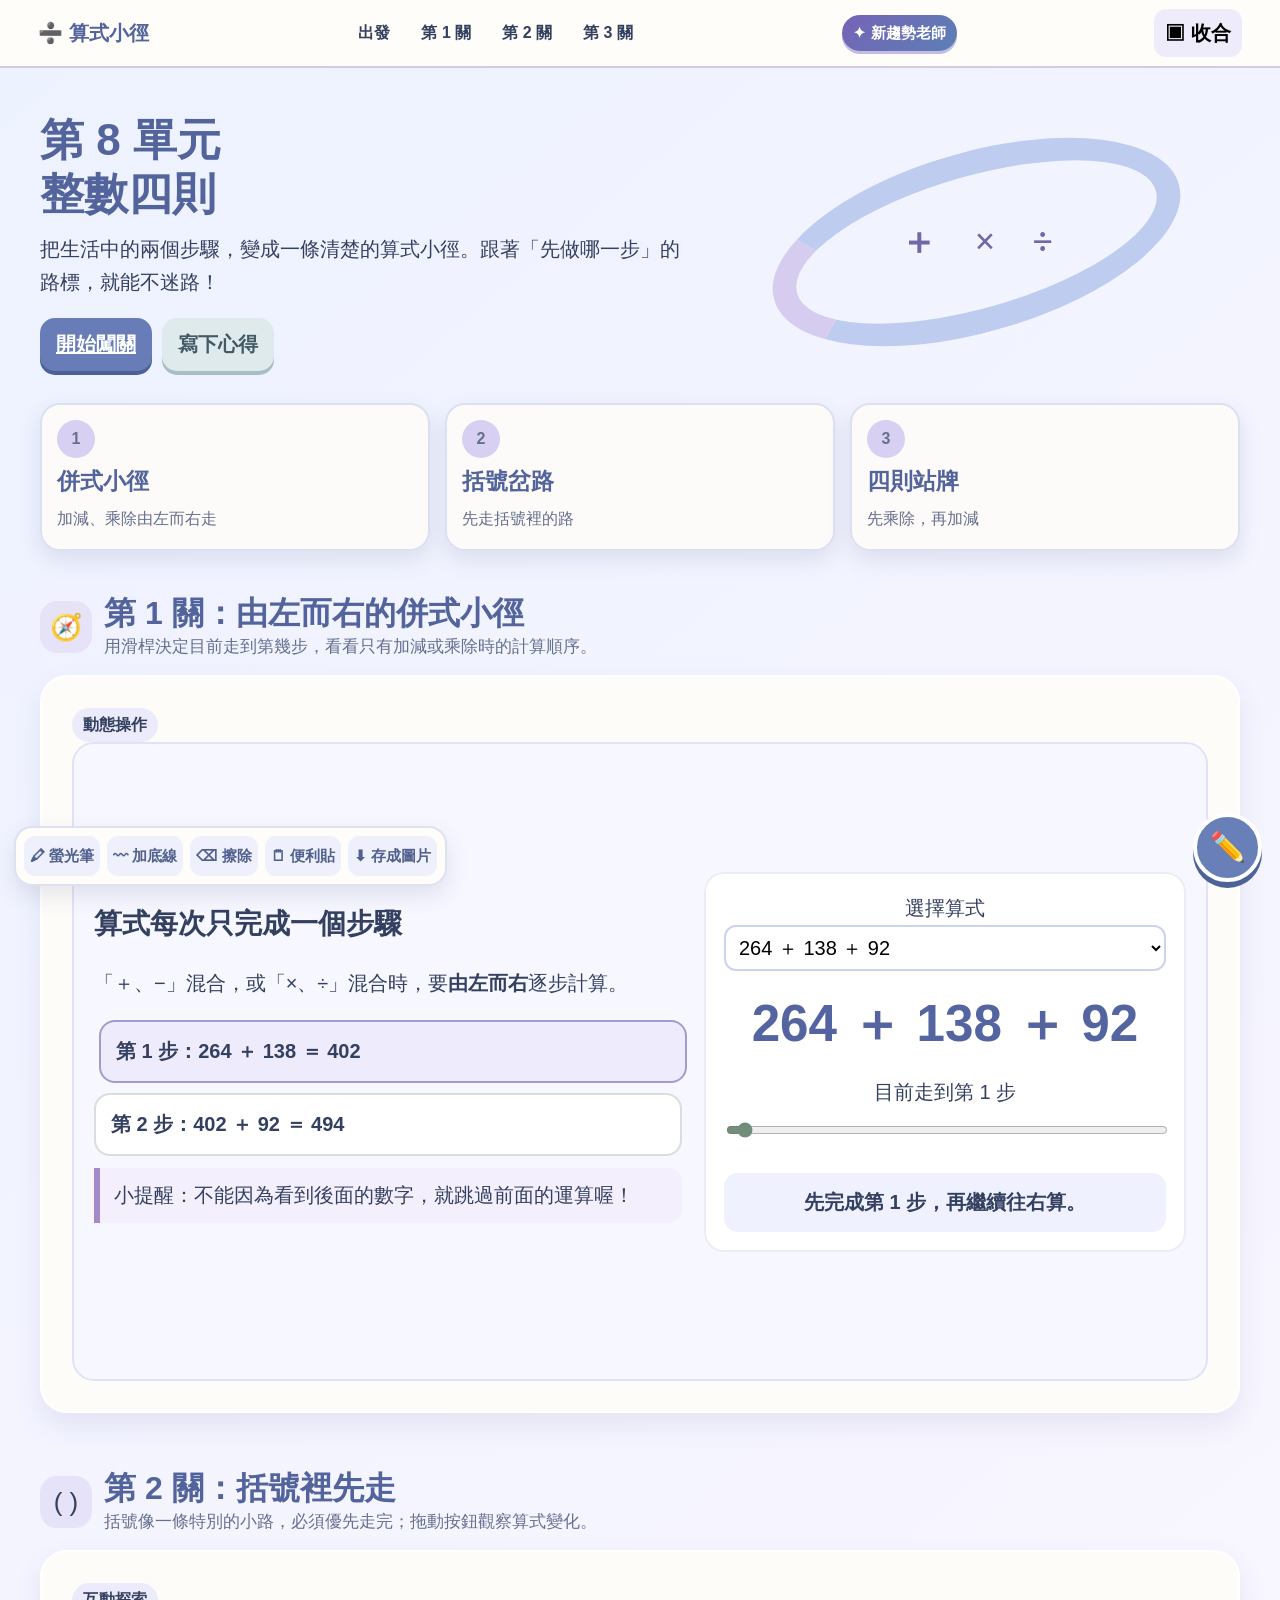
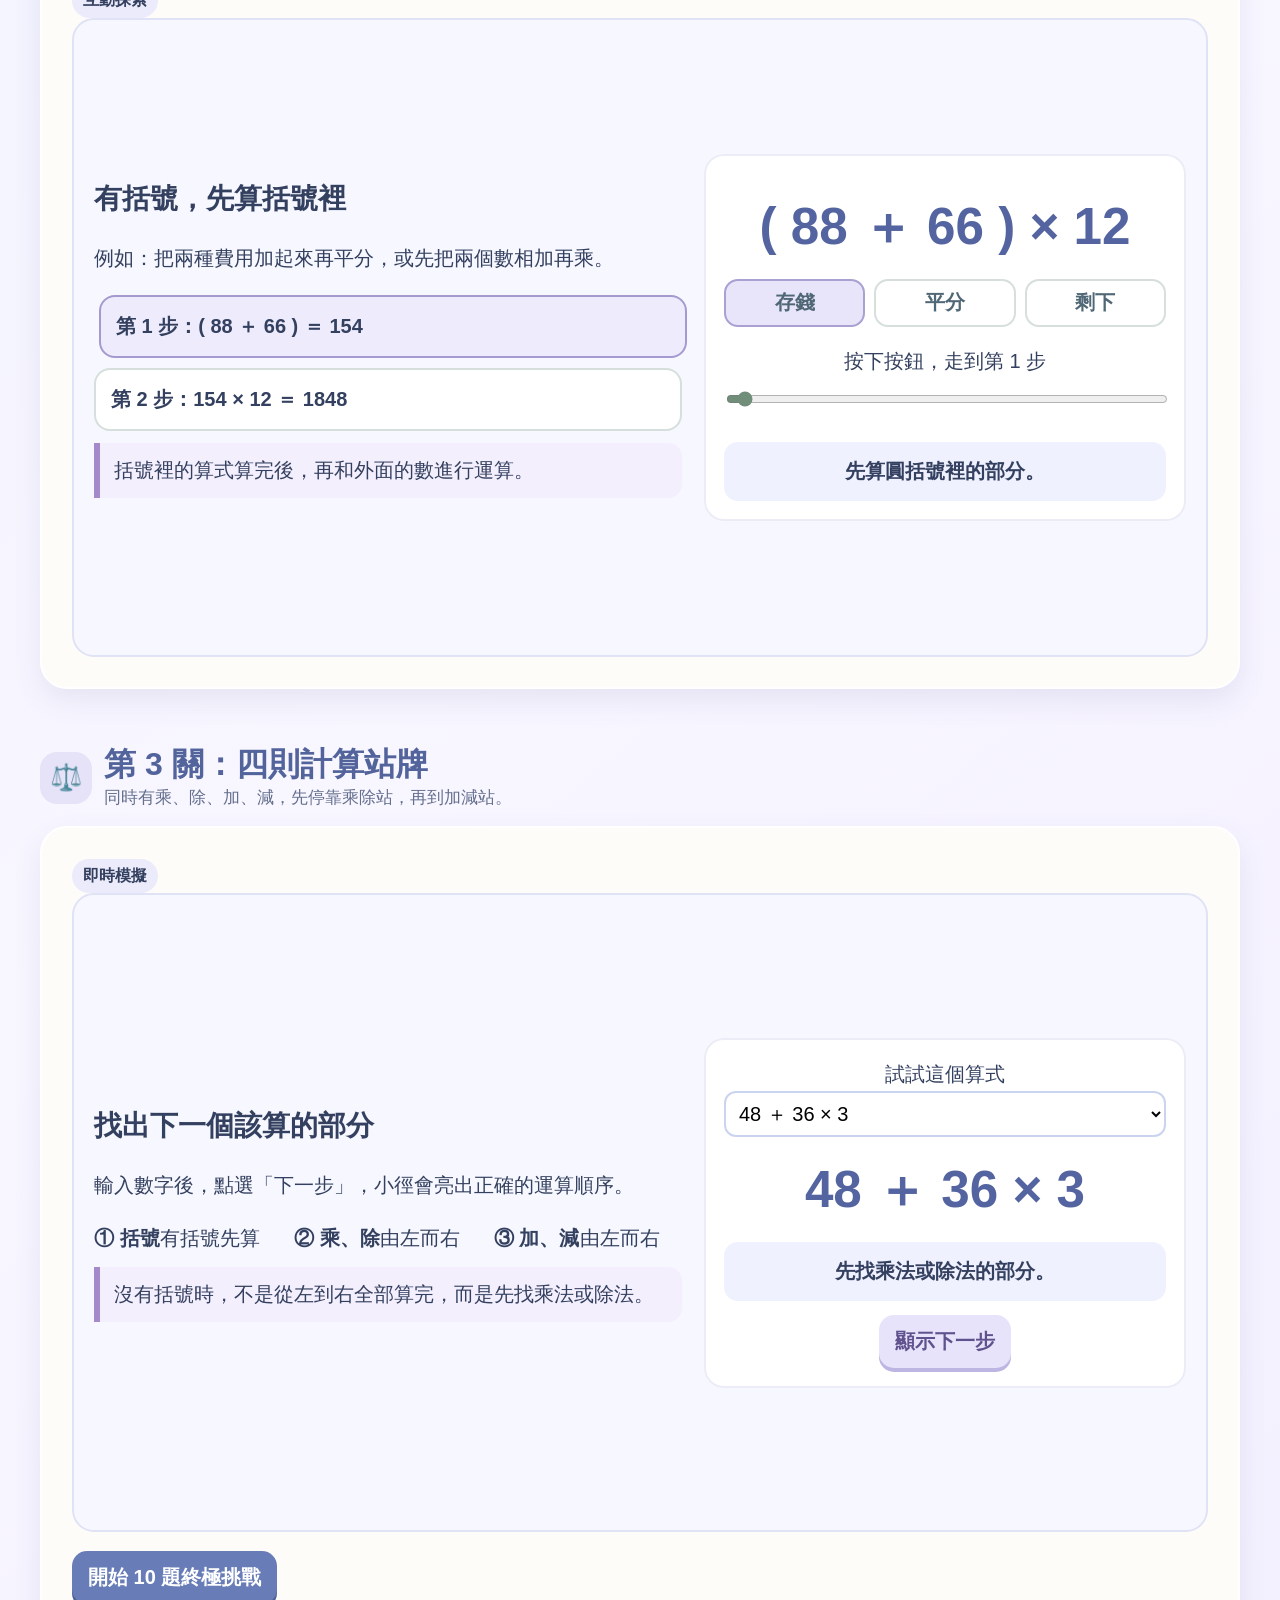
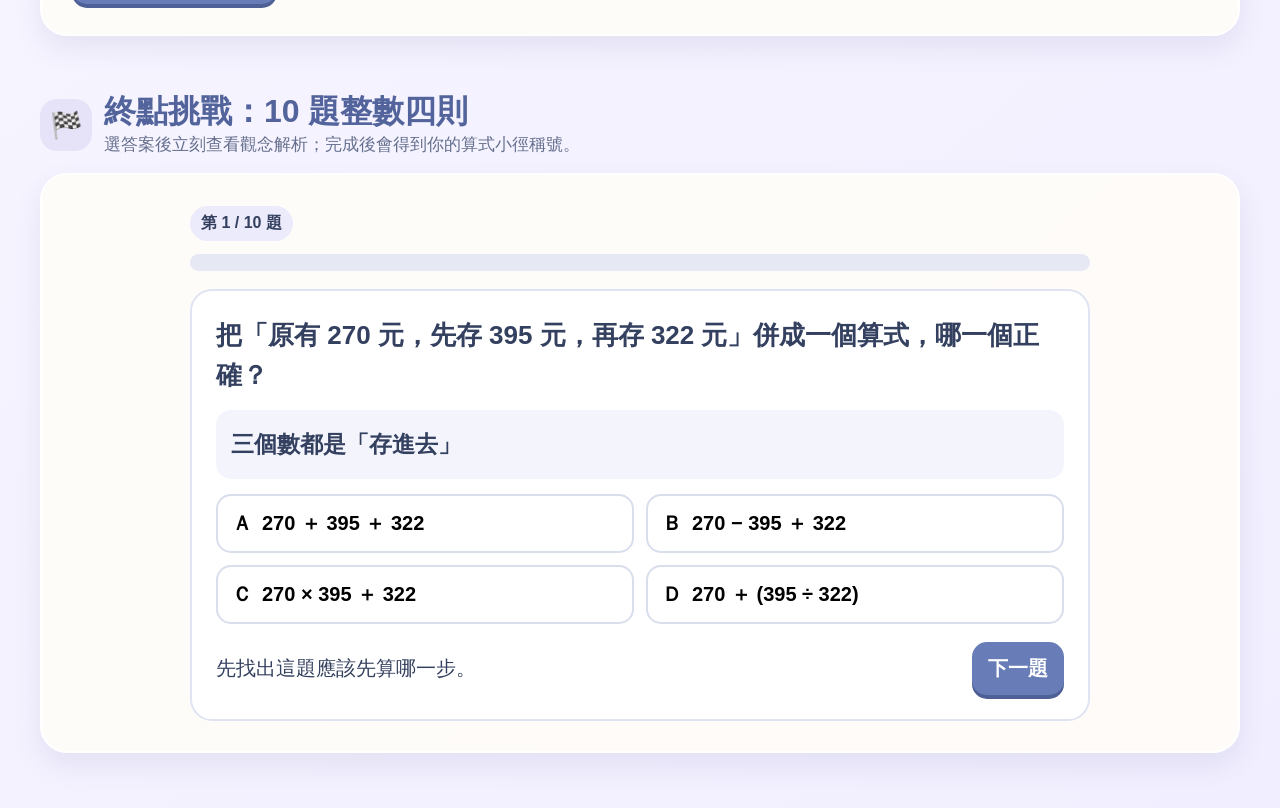
<file: math4-08/index.html>
<!doctype html>
<html lang="zh-Hant">
<head>
<meta charset="utf-8"><meta name="viewport" content="width=device-width,initial-scale=1">
<title>整數四則・算式小徑</title>
<link rel="icon" href="data:image/svg+xml,%3Csvg xmlns='http://www.w3.org/2000/svg' viewBox='0 0 64 64'%3E%3Crect width='64' height='64' rx='14' fill='%2357466f'/%3E%3Ctext x='32' y='44' font-size='34' text-anchor='middle' fill='white' font-family='serif'%3E%E6%96%B0%3C/text%3E%3C/svg%3E">
<style>
:root{--ink:#394750;--muted:#69777d;--oat:#f5f0e7;--paper:#fffdf9;--blue:#aabfc9;--blue-deep:#647f8d;--sage:#a9bda9;--sage-deep:#5c7862;--rose:#d5a7ad;--rose-pale:#f7e8e8;--sand:#dfcaa9;--line:#d9dfd8;--good:#6e9d83;--bad:#c97983;--shadow:0 9px 22px rgba(63,74,76,.12)}
*{box-sizing:border-box}html{scroll-behavior:smooth}body{margin:0;background:linear-gradient(140deg,#edf2f2,#f9f4eb 54%,#f4eeee);color:var(--ink);font:20px/1.65 "Noto Sans TC","Microsoft JhengHei","PingFang TC",sans-serif;overflow-x:hidden}button,input,select,textarea{font:inherit}button{min-height:48px;touch-action:manipulation;cursor:pointer}button:focus-visible,a:focus-visible,input:focus-visible{outline:4px solid #7493a2;outline-offset:3px}.shell{width:min(1200px,94%);margin:auto}
.top{position:sticky;top:0;z-index:30;background:rgba(255,253,249,.94);border-bottom:2px solid rgba(169,189,169,.35);backdrop-filter:blur(10px)}.bar{min-height:66px;display:flex;gap:12px;align-items:center;justify-content:space-between;padding:9px max(3vw,16px)}.brand{font-family:"Arial Rounded MT Bold","Microsoft JhengHei",sans-serif;font-weight:900;color:#59727d;white-space:nowrap}.links{display:flex;gap:7px;flex-wrap:wrap;justify-content:center}.links a{padding:7px 12px;border-radius:999px;color:var(--ink);font-size:16px;font-weight:800;text-decoration:none}.links a:hover{background:#e9f0f1}.badge{padding:6px 11px;border-radius:999px;color:#fff;background:linear-gradient(135deg,#b58691,#6f8e9b);box-shadow:0 3px 0 #d8c4c5;font-size:15px;font-weight:900;white-space:nowrap}.compact{border:0;border-radius:12px;background:var(--oat);padding:7px 11px;font-weight:900}.top.compact .links{display:none}.top.compact .bar{min-height:52px}.top.compact .badge{display:none}
.hero{padding:44px 0 26px;display:grid;grid-template-columns:1.1fr .9fr;gap:30px;align-items:center}.hero h1{font:900 44px/1.22 "Arial Rounded MT Bold","Microsoft JhengHei",sans-serif;color:#516a75;margin:0 0 13px}.hero p{max-width:38em;margin:0}.hero-art{min-height:260px;display:grid;place-items:center;position:relative}.path{width:80%;height:180px;border-radius:50%;border:24px solid var(--sage);border-left-color:var(--sand);transform:rotate(-16deg);opacity:.9}.path:after{content:"＋　×　÷";position:absolute;inset:0;display:grid;place-items:center;transform:rotate(16deg);font:900 37px "Arial Rounded MT Bold";color:#5e7781}.teacher{display:flex;gap:10px;align-items:center;margin-top:19px}.teacher button,.btn{border:0;border-radius:15px;padding:10px 16px;background:#dfeaed;color:#425a66;font-weight:900;box-shadow:0 4px 0 #a7bec5}.btn.primary{color:#fff;background:#6e8d9b;box-shadow:0 4px 0 #506d7a}.btn.sage{background:#dce9dc;color:#45634a;box-shadow:0 4px 0 #a7c5a8}.btn.rose{background:#f3dfe2;color:#804f57;box-shadow:0 4px 0 #deb8bf}.btn:active{transform:translateY(3px);box-shadow:none}.btn:hover{filter:brightness(1.02)}
.map{display:grid;grid-template-columns:repeat(3,1fr);gap:15px;margin:5px 0 42px}.map-card{border:2px solid var(--line);background:rgba(255,253,249,.87);border-radius:20px;padding:15px;box-shadow:var(--shadow)}.map-card strong{display:block;color:#516a75;font-size:23px}.map-card span{font-size:16px;color:var(--muted)}.pin{display:grid;place-items:center;width:38px;height:38px;border-radius:50%;background:var(--sand);margin-bottom:5px;font-weight:900}
section{scroll-margin-top:75px;margin:28px 0 55px}.head{display:flex;gap:12px;align-items:center;margin-bottom:14px}.head-icon{display:grid;place-items:center;width:52px;height:52px;border-radius:17px;background:#dce9dc;font-size:26px}.head h2{font:900 32px/1.25 "Arial Rounded MT Bold","Microsoft JhengHei",sans-serif;color:#516a75;margin:0}.head p{margin:0;color:var(--muted);font-size:17px}.panel{padding:clamp(16px,3vw,30px);background:rgba(255,253,249,.9);border:2px solid #fff;border-radius:27px;box-shadow:var(--shadow)}.label{display:inline-block;padding:4px 11px;border-radius:999px;background:#e9f0f1;font-weight:900;font-size:16px}.stage{aspect-ratio:16/9;min-height:400px;display:grid;grid-template-columns:1fr .82fr;gap:22px;align-items:center;padding:20px;border-radius:22px;background:#f3f6f5;border:2px solid #dce6e3}.stage h3{font-size:28px;margin:0 0 8px}.note{margin-top:12px;padding:11px 14px;border-left:6px solid var(--rose);background:var(--rose-pale);border-radius:0 14px 14px 0}.steps{display:grid;gap:10px}.step{padding:13px 15px;border:2px solid #d6dfdc;border-radius:16px;background:#fff;transition:.2s;font-weight:800}.step.active{border-color:#8eaf99;background:#e7f0e7;transform:translateX(5px)}.step.done{opacity:.65}.sim{padding:20px;border-radius:20px;background:#fff;box-shadow:inset 0 0 0 2px #edf0eb;text-align:center}.equation{font:900 clamp(28px,4vw,52px)/1.35 "Arial Rounded MT Bold","Microsoft JhengHei",sans-serif;color:#526e7b;margin:18px 0}.sim select,.sim input{width:100%;padding:9px;border:2px solid #cbd8d8;border-radius:12px;background:#fff}.slider{accent-color:#718e7a}.result{margin:14px 0 0;padding:13px;border-radius:14px;background:#edf4f0;font-weight:900}.operations{display:grid;grid-template-columns:repeat(3,1fr);gap:9px;margin-top:14px}.op-btn{border:2px solid #d6dfdc;border-radius:14px;background:#fff;color:#506775;font-weight:900}.op-btn.active{background:#dce9dc;border-color:#97b3a0}.rule-cards{display:grid;grid-template-columns:repeat(3,1fr);gap:12px;margin-top:18px}.rule{padding:14px;border-radius:17px;background:#f3f0e9;border:1px solid #e3dacb}.rule b{display:block;color:#5e7781}
.quiz{max-width:900px;margin:auto}.progress{height:17px;border-radius:999px;background:#e3e8e5;overflow:hidden;margin:13px 0 18px}.progress div{height:100%;width:0;background:linear-gradient(90deg,#a9bda9,#aabfc9);transition:.3s}.qcard{padding:24px;border-radius:22px;background:#fff;border:2px solid #e3e8e5}.qtitle{font-size:26px;font-weight:900;line-height:1.55}.visual{white-space:pre-line;margin:15px 0;padding:15px;border-radius:15px;background:#f4f6f4;font:800 23px/1.7 "Microsoft JhengHei"}.options{display:grid;grid-template-columns:1fr 1fr;gap:12px}.option{display:flex;align-items:center;gap:10px;text-align:left;padding:11px 14px;border:2px solid #d9e0de;border-radius:15px;background:#fff;font-weight:800}.option:hover{background:#eef4f3}.option.correct{background:#e5f1e6;border-color:#78a486}.option.wrong{background:#f9e6e8;border-color:#cf7f8a}.option:disabled{cursor:default}.feedback{display:none;margin-top:16px;padding:14px;border-radius:15px}.feedback.show{display:block}.feedback.good{background:#e4f3e7;border-left:6px solid var(--good)}.feedback.bad{background:#faeaec;border-left:6px solid var(--bad)}.next{display:flex;justify-content:space-between;gap:12px;align-items:center;margin-top:18px}.score{display:none;text-align:center;padding:28px;border-radius:23px;background:linear-gradient(135deg,#e0ece1,#f4e5e7)}.score.show{display:block}.score b{font:900 68px/1 "Arial Rounded MT Bold";color:#5e7781}.medal{font-size:72px;display:block;animation:bounce 1.3s infinite}
.tools{position:fixed;z-index:40;bottom:14px;left:14px;display:flex;gap:7px;flex-wrap:wrap;max-width:calc(100vw - 105px);padding:8px;border:2px solid #e1e6e2;border-radius:18px;background:rgba(255,253,249,.95);box-shadow:var(--shadow)}.tool{min-height:40px;border:0;border-radius:11px;background:#edf1ef;color:#53666a;font-size:15px;font-weight:900}.tool.active{background:#e8d99b}.fab{position:fixed;right:18px;bottom:18px;z-index:45;width:69px;height:69px;border:4px solid #fff;border-radius:50%;background:#7b9ca9;color:#fff;font-size:29px;box-shadow:0 6px 0 #587986}.modal{display:none;position:fixed;z-index:60;inset:0;padding:15px;background:rgba(40,53,59,.42);place-items:center}.modal.show{display:grid}.modal-card{width:min(850px,100%);max-height:94vh;overflow:auto;padding:18px;border-radius:23px;background:#fffdf9}.modal-head{display:flex;justify-content:space-between;gap:12px;align-items:center}.canvas-box{margin:12px 0;border:3px dashed #aabfc9;border-radius:16px;overflow:hidden;background:#fff}.canvas-box canvas{display:block;width:100%;height:min(54vh,430px);touch-action:none}.canvas-tools{display:flex;gap:10px;flex-wrap:wrap;align-items:center}.canvas-tools input{width:150px}.sticky{display:none;position:fixed;z-index:47;right:18px;top:92px;width:min(310px,78vw);padding:13px;border:2px solid #d2b775;border-radius:8px 19px 12px 12px;background:#f7edb8;box-shadow:5px 7px 0 rgba(109,92,42,.15);cursor:move}.sticky.show{display:block}.sticky header{display:flex;justify-content:space-between;align-items:center;font-weight:900}.sticky textarea{width:100%;min-height:125px;border:0;background:transparent;color:#514b2c;resize:vertical}.sticky textarea:focus{outline:2px dashed #b79947}.sticky button{min-height:31px;border:0;border-radius:8px;background:#fff7cb}.highlight{background:linear-gradient(transparent 43%,#ecdd86 43% 94%,transparent 94%)}.underline{text-decoration:underline 4px #c88691;text-underline-offset:4px}.confetti{position:fixed;z-index:100;width:11px;height:11px;border-radius:2px;pointer-events:none;animation:fall 1.2s ease-out forwards}
@keyframes bounce{50%{transform:translateY(-10px)}}@keyframes fall{to{transform:translate(var(--x),70vh) rotate(480deg);opacity:0}}@media(max-width:780px){body{font-size:18px}.hero{grid-template-columns:1fr;padding-top:28px}.hero-art{display:none}.hero h1{font-size:44px}.map{grid-template-columns:1fr}.stage{aspect-ratio:auto;min-height:0;grid-template-columns:1fr}.rule-cards{grid-template-columns:1fr}.options{grid-template-columns:1fr}.head h2{font-size:28px}.links{display:none}.badge{font-size:13px}.bar{gap:7px}.tools{left:8px;bottom:8px}.qtitle{font-size:22px}}@media(prefers-reduced-motion:reduce){*,*:before,*:after{animation-duration:.01ms!important;transition-duration:.01ms!important;scroll-behavior:auto!important}}
/* 藍紫色主題：藍紫夜空、長春花藍、薰衣草與霧白 */
:root{--ink:#34405f;--muted:#65708e;--oat:#f4f4fc;--paper:#fffefe;--blue:#b7c7ec;--blue-deep:#586fa8;--sage:#bdb4e5;--sage-deep:#62558e;--rose:#b8a7df;--rose-pale:#f0edff;--sand:#d9d1f2;--line:#dbe0f2;--good:#647fb7;--bad:#ad78a8;--shadow:0 9px 22px rgba(68,76,125,.13)}
body{background:linear-gradient(140deg,#edf2ff,#f8f6ff 52%,#f1eeff)}.top{border-bottom-color:rgba(126,113,190,.35)}.brand,.hero h1,.head h2{color:#52649b}.links a:hover{background:#edf0ff}.badge{background:linear-gradient(135deg,#7563b7,#5d7fb5);box-shadow:0 3px 0 #c4bce2}.compact{background:#eeecfb}.path{border-color:#b8c8ee;border-left-color:#d4c8ef}.path:after{color:#625a9c}.pin{background:#d8d0f2}.map-card strong{color:#52649b}.head-icon{background:#e6e2f8}.panel{box-shadow:0 12px 28px rgba(78,83,140,.1)}.label{background:#ecebfb}.stage{background:#f6f7ff;border-color:#e0e3f5}.step.active{border-color:#a49ad0;background:#eeecfc}.sim{box-shadow:inset 0 0 0 2px #ececf7}.equation{color:#5364a0}.sim select,.sim input{border-color:#cbd4ef}.result{background:#eff1ff}.op-btn.active{background:#e8e5fb;border-color:#aaa0d1}.rule{background:#f1effb;border-color:#ded9f2}.rule b{color:#5768a2}.note{border-left-color:#a48ac8;background:#f3effd}.btn{background:#e0e7fb;color:#495b93;box-shadow:0 4px 0 #b3c2e5}.btn.primary{background:#687db7;box-shadow:0 4px 0 #4e6095}.btn.sage{background:#e7e3fa;color:#5e518d;box-shadow:0 4px 0 #beb6e2}.btn.rose{background:#f1e6fb;color:#79558a;box-shadow:0 4px 0 #d9bedc}.progress{background:#e6e8f3}.progress div{background:linear-gradient(90deg,#8799cf,#8a75bd)}.qcard{border-color:#e0e4f2}.visual{background:#f4f5fc}.option{border-color:#d9deed}.option:hover{background:#f0f2ff}.option.correct{background:#e7efff;border-color:#849ed1}.option.wrong{background:#f6eafa;border-color:#b280b2}.feedback.good{background:#e9efff;border-left-color:#647fb7}.feedback.bad{background:#f7ebfa;border-left-color:#ad78a8}.score{background:linear-gradient(135deg,#e6ecff,#eee9fb)}.score b{color:#596aa3}.tools{border-color:#dde1f0}.tool{background:#eef0fb;color:#52608f}.tool.active{background:#ddd4f5}.fab{background:#687fb7;box-shadow:0 6px 0 #4d6398}.sticky{border-color:#b6a7df;background:#eee9ff;box-shadow:5px 7px 0 rgba(92,77,144,.15)}.sticky textarea{color:#4f4877}.highlight{background:linear-gradient(transparent 43%,#c7c0f1 43% 94%,transparent 94%)}.underline{text-decoration-color:#8b72bc}
</style></head>
<body>
<nav class="top" id="top"><div class="bar"><div class="brand">➗ 算式小徑</div><div class="links"><a href="#intro">出發</a><a href="#one">第 1 關</a><a href="#two">第 2 關</a><a href="#three">第 3 關</a></div><span class="badge">✦ 新趨勢老師</span><button class="compact" id="compact" aria-label="收合導航列">▣ 收合</button></div></nav>
<main id="capture"><header class="shell hero" id="intro"><div><h1>第 8 單元<br>整數四則</h1><p>把生活中的兩個步驟，變成一條清楚的算式小徑。跟著「先做哪一步」的路標，就能不迷路！</p><div class="teacher"><a href="#one" class="btn primary">開始闖關</a><button id="open-note" class="btn">寫下心得</button></div></div><div class="hero-art" aria-hidden="true"><div class="path"></div></div></header>
<div class="shell"><div class="map"><div class="map-card"><span class="pin">1</span><strong>併式小徑</strong><span>加減、乘除由左而右走</span></div><div class="map-card"><span class="pin">2</span><strong>括號岔路</strong><span>先走括號裡的路</span></div><div class="map-card"><span class="pin">3</span><strong>四則站牌</strong><span>先乘除，再加減</span></div></div>
<section id="one"><div class="head"><div class="head-icon">🧭</div><div><h2>第 1 關：由左而右的併式小徑</h2><p>用滑桿決定目前走到第幾步，看看只有加減或乘除時的計算順序。</p></div></div><div class="panel"><span class="label">動態操作</span><div class="stage"><div><h3>算式每次只完成一個步驟</h3><p>「＋、−」混合，或「×、÷」混合時，要<strong>由左而右</strong>逐步計算。</p><div class="steps" id="left-steps"></div><div class="note">小提醒：不能因為看到後面的數字，就跳過前面的運算喔！</div></div><div class="sim"><label>選擇算式</label><select id="path-kind"><option value="add">264 ＋ 138 ＋ 92</option><option value="sub">643 − 88 − 204</option><option value="div">96 ÷ 12 ÷ 8</option><option value="mul">3 × 4 × 5</option></select><div class="equation" id="path-eq"></div><label>目前走到第 <span id="path-n">1</span> 步</label><input class="slider" type="range" id="path-slider" min="1" max="2" value="1"><div class="result" id="path-result"></div></div></div></div></section>
<section id="two"><div class="head"><div class="head-icon">( )</div><div><h2>第 2 關：括號裡先走</h2><p>括號像一條特別的小路，必須優先走完；拖動按鈕觀察算式變化。</p></div></div><div class="panel"><span class="label">互動探索</span><div class="stage"><div><h3>有括號，先算括號裡</h3><p>例如：把兩種費用加起來再平分，或先把兩個數相加再乘。</p><div class="steps" id="bracket-steps"></div><div class="note">括號裡的算式算完後，再和外面的數進行運算。</div></div><div class="sim"><div class="equation" id="bracket-eq">( 88 ＋ 66 ) × 12</div><div class="operations"><button class="op-btn active" data-bracket="save">存錢</button><button class="op-btn" data-bracket="share">平分</button><button class="op-btn" data-bracket="remain">剩下</button></div><label style="display:block;margin-top:18px">按下按鈕，走到第 <span id="bracket-n">1</span> 步</label><input class="slider" id="bracket-slider" type="range" min="1" max="2" value="1"><div class="result" id="bracket-result"></div></div></div></div></section>
<section id="three"><div class="head"><div class="head-icon">⚖️</div><div><h2>第 3 關：四則計算站牌</h2><p>同時有乘、除、加、減，先停靠乘除站，再到加減站。</p></div></div><div class="panel"><span class="label">即時模擬</span><div class="stage"><div><h3>找出下一個該算的部分</h3><p>輸入數字後，點選「下一步」，小徑會亮出正確的運算順序。</p><div class="rule-cards"><div><b>① 括號</b>有括號先算</div><div><b>② 乘、除</b>由左而右</div><div><b>③ 加、減</b>由左而右</div></div><div class="note">沒有括號時，不是從左到右全部算完，而是先找乘法或除法。</div></div><div class="sim"><label>試試這個算式</label><select id="mix-kind"><option value="buy">48 ＋ 36 × 3</option><option value="ribbon">800 − 50 × 13</option><option value="vinegar">95 ＋ 600 ÷ 3</option></select><div class="equation" id="mix-eq"></div><div class="result" id="mix-result"></div><button class="btn sage" style="margin-top:14px" id="mix-next">顯示下一步</button></div></div><div class="teacher"><button class="btn primary" id="start-quiz">開始 10 題終極挑戰</button></div></div></section>
<section id="quiz"><div class="head"><div class="head-icon">🏁</div><div><h2>終點挑戰：10 題整數四則</h2><p>選答案後立刻查看觀念解析；完成後會得到你的算式小徑稱號。</p></div></div><div class="panel"><div class="quiz"><div id="quizbox"><div class="label">第 <span id="qn">1</span> / 10 題</div><div class="progress"><div id="progress"></div></div><div class="qcard"><div class="qtitle" id="qt"></div><div class="visual" id="qv"></div><div class="options" id="opts"></div><div class="feedback" id="feedback" aria-live="polite"></div><div class="next"><span id="hint" class="small">先找出這題應該先算哪一步。</span><button class="btn primary" id="next" disabled>下一題</button></div></div></div><div class="score" id="score"><span class="medal">🌿</span><h2>你走完全程了！</h2><b><span id="final">0</span> / 10</b><p id="award"></p><button class="btn primary" id="retry">再挑戰一次</button></div></div></div></section></div></main>
<aside class="tools"><button class="tool" data-mark="highlight">🖍 螢光筆</button><button class="tool" data-mark="underline">〰 加底線</button><button class="tool" data-mark="erase">⌫ 擦除</button><button class="tool" id="note-tool">🗒 便利貼</button><button class="tool" id="save-png">⬇ 存成圖片</button></aside><button class="fab" id="scratch-open" aria-label="開啟草稿計算紙">✏️</button>
<div class="sticky" id="sticky"><header>我的心得便利貼 <button id="note-close">×</button></header><textarea id="note-text" placeholder="我今天記住的計算規則是……"></textarea></div>
<div class="modal" id="modal" role="dialog" aria-modal="true"><div class="modal-card"><div class="modal-head"><h2 style="margin:0;font-size:28px">✏️ 草稿紙／計算板</h2><button class="btn" id="scratch-close">關閉</button></div><p style="margin:4px 0" class="small">可用手指、觸控筆或滑鼠列算式、畫線。</p><div class="canvas-box"><canvas id="canvas"></canvas></div><div class="canvas-tools"><label>筆刷粗細 <input id="width" type="range" min="2" max="24" value="6"></label><button class="btn" id="pen">筆</button><button class="btn" id="eraser">橡皮擦</button><button class="btn rose" id="clear">清空</button></div></div></div>
<script>
const $=id=>document.getElementById(id);let score=0,qi=0,answered=false,mark='';
function beep(ok=false){try{let c=new AudioContext();[0,ok?100:0,ok?190:0].forEach((d,i)=>{let o=c.createOscillator(),g=c.createGain();o.connect(g);g.connect(c.destination);o.frequency.value=ok?[523,659,784][i]:230;g.gain.setValueAtTime(.07,c.currentTime+d/1000);g.gain.exponentialRampToValueAtTime(.001,c.currentTime+.19+d/1000);o.start(c.currentTime+d/1000);o.stop(c.currentTime+.2+d/1000)})}catch(e){}}
function sparkle(){for(let i=0;i<24;i++){let d=document.createElement('i');d.className='confetti';d.style.left=(36+Math.random()*28)+'vw';d.style.top='13vh';d.style.background=['#a9bda9','#d5a7ad','#aabfc9','#dfcaa9'][i%4];d.style.setProperty('--x',(Math.random()-.5)*52+'vw');document.body.append(d);setTimeout(()=>d.remove(),1300)}}
// compact navigation
$('compact').onclick=()=>{$('top').classList.toggle('compact');$('compact').textContent=$('top').classList.contains('compact')?'▣ 展開':'▣ 收合'};
// first simulation
const path={add:{e:'264 ＋ 138 ＋ 92',s:['264 ＋ 138 ＝ 402','402 ＋ 92 ＝ 494'],r:'494'},sub:{e:'643 − 88 − 204',s:['643 − 88 ＝ 555','555 − 204 ＝ 351'],r:'351'},div:{e:'96 ÷ 12 ÷ 8',s:['96 ÷ 12 ＝ 8','8 ÷ 8 ＝ 1'],r:'1'},mul:{e:'3 × 4 × 5',s:['3 × 4 ＝ 12','12 × 5 ＝ 60'],r:'60'}};
function renderPath(){let p=path[$('path-kind').value],n=+$('path-slider').value;$('path-eq').textContent=p.e;$('path-n').textContent=n;$('left-steps').innerHTML=p.s.map((x,i)=>`<div class="step ${i<n?'active':''} ${i<n-1?'done':''}">第 ${i+1} 步：${x}</div>`).join('');$('path-result').textContent=n===2?`完成！答案是 ${p.r}。`:`先完成第 1 步，再繼續往右算。`}$('path-kind').oninput=renderPath;$('path-slider').oninput=renderPath;renderPath();
// bracket simulation
const bracket={save:{e:'( 88 ＋ 66 ) × 12',s:['( 88 ＋ 66 ) ＝ 154','154 × 12 ＝ 1848'],r:'一年後共存 1848 元。'},share:{e:'( 492 ＋ 283 ) ÷ 5',s:['( 492 ＋ 283 ) ＝ 775','775 ÷ 5 ＝ 155'],r:'每個人付 155 元。'},remain:{e:'2835 − ( 435 ＋ 1925 )',s:['( 435 ＋ 1925 ) ＝ 2360','2835 − 2360 ＝ 475'],r:'還剩 475 個。'}};let bk='save';function renderBracket(){let p=bracket[bk],n=+$('bracket-slider').value;$('bracket-eq').textContent=p.e;$('bracket-n').textContent=n;$('bracket-steps').innerHTML=p.s.map((x,i)=>`<div class="step ${i<n?'active':''}">第 ${i+1} 步：${x}</div>`).join('');$('bracket-result').textContent=n===2?`完成！${p.r}`:'先算圓括號裡的部分。';document.querySelectorAll('[data-bracket]').forEach(b=>b.classList.toggle('active',b.dataset.bracket===bk));}document.querySelectorAll('[data-bracket]').forEach(b=>b.onclick=()=>{bk=b.dataset.bracket;$('bracket-slider').value=1;renderBracket();beep()});$('bracket-slider').oninput=renderBracket;renderBracket();
// mixed operations
const mix={buy:{e:'48 ＋ 36 × 3',s:['先乘法：36 × 3 ＝ 108','再加法：48 ＋ 108 ＝ 156']},ribbon:{e:'800 − 50 × 13',s:['先乘法：50 × 13 ＝ 650','再減法：800 − 650 ＝ 150']},vinegar:{e:'95 ＋ 600 ÷ 3',s:['先除法：600 ÷ 3 ＝ 200','再加法：95 ＋ 200 ＝ 295']}};let mi=0;function renderMix(){let p=mix[$('mix-kind').value];$('mix-eq').textContent=p.e;$('mix-result').textContent=mi===0?'先找乘法或除法的部分。':mi===1?p.s[0]:p.s[1];$('mix-next').textContent=mi===2?'從頭再看':'顯示下一步'}$('mix-kind').oninput=()=>{mi=0;renderMix()};$('mix-next').onclick=()=>{mi=mi===2?0:mi+1;renderMix();beep(mi===2)};renderMix();
const qs=[
{q:'把「原有 270 元，先存 395 元，再存 322 元」併成一個算式，哪一個正確？',v:'三個數都是「存進去」',o:['270 ＋ 395 ＋ 322','270 − 395 ＋ 322','270 × 395 ＋ 322','270 ＋ (395 ÷ 322)'],a:0,e:'原有的錢和兩次存進去的錢都要加，所以是 270＋395＋322。'},
{q:'264 ＋ 138 ＋ 92 要由左而右計算，第 1 步是？',v:'264 ＋ 138 ＋ 92',o:['138 ＋ 92','264 ＋ 138','264 ＋ 92','先乘 264×138'],a:1,e:'只有加法時，由左而右算，先算 264＋138。'},
{q:'643 − 88 − 204 的答案是多少？',v:'由左而右：643 − 88 ＝ 555',o:['351','759','439','103'],a:0,e:'555−204＝351。連減要由左而右，不能先把 88−204 算掉。'},
{q:'96 ÷ 12 ÷ 8 的答案是多少？',v:'由左而右：96 ÷ 12 ＝ 8',o:['64','1','96','0'],a:1,e:'再算 8÷8＝1。只有乘除時，也是由左而右。'},
{q:'3 × 4 × 5 的答案是多少？',v:'連乘也要一步一步算',o:['12','20','60','120'],a:2,e:'先算 3×4＝12，再算 12×5＝60。'},
{q:'有 98 朵花，7 朵綁一束，2 束裝一袋。可以裝幾袋？',v:'98 ÷ ( 7 × 2 )',o:['14 袋','7 袋','28 袋','49 袋'],a:1,e:'括號先算：7×2＝14；再算 98÷14＝7 袋。'},
{q:'2835 − ( 435 ＋ 1925 ) 的答案是多少？',v:'先算括號裡',o:['475','2475','3270','1610'],a:0,e:'435＋1925＝2360，再算 2835−2360＝475。'},
{q:'48 元的筆記本 1 本，加上 36 元的麥克筆 3 枝，共多少元？',v:'48 ＋ 36 × 3',o:['252 元','156 元','2520 元','84 元'],a:1,e:'先乘法：36×3＝108；再加 48，得到 156 元。'},
{q:'800 − 50 × 13 的答案是多少？',v:'先找乘法',o:['9750','150','10400','750'],a:1,e:'先算 50×13＝650，再算 800−650＝150。'},
{q:'3 塊起司蛋糕賣 144 元，小雅買 1 塊，付 500 元，找回多少元？',v:'500 − 144 ÷ 3',o:['118 元','452 元','356 元','168 元'],a:1,e:'先算每塊 144÷3＝48，再算 500−48＝452 元。'}];
function renderQ(){answered=false;let q=qs[qi];$('qn').textContent=qi+1;$('qt').textContent=q.q;$('qv').textContent=q.v;$('progress').style.width=(qi/10*100)+'%';$('feedback').className='feedback';$('feedback').textContent='';$('next').disabled=true;$('next').textContent=qi===9?'看成績':'下一題';$('opts').innerHTML='';q.o.forEach((t,i)=>{let b=document.createElement('button');b.className='option';b.innerHTML=`<span>${'ＡＢＣＤ'[i]}</span><span>${t}</span>`;b.onclick=()=>choose(i);$('opts').append(b)})}
function choose(i){if(answered)return;answered=true;let q=qs[qi],ok=i===q.a;[...document.querySelectorAll('.option')].forEach((b,j)=>{b.disabled=true;if(j===q.a)b.classList.add('correct');if(j===i&&!ok)b.classList.add('wrong')});let f=$('feedback');f.className='feedback show '+(ok?'good':'bad');f.innerHTML=(ok?'<strong>答對了！你找到正確路徑！</strong>':'<strong>先停一下，跟著規則再看一次。</strong>')+'<br>💡 觀念解析：'+q.e;if(ok){score++;beep(true);sparkle()}else beep();$('next').disabled=false;$('progress').style.width=((qi+1)/10*100)+'%'}
$('next').onclick=()=>{if(qi===9){$('quizbox').style.display='none';$('score').classList.add('show');$('final').textContent=score;$('award').textContent=score===10?'你是「整數四則導航大師」！每個路口都走得很準確。':score>=7?'你是「算式小徑探險家」！多看觀念解析，就會更穩。':'你是「勇敢練習者」！把每一條規則再走一次，會越來越熟練。';sparkle();return}qi++;renderQ();beep()};$('retry').onclick=()=>{score=0;qi=0;$('score').classList.remove('show');$('quizbox').style.display='block';renderQ()};$('start-quiz').onclick=()=>{score=0;qi=0;renderQ();$('quiz').scrollIntoView({behavior:'smooth'})};renderQ();
// annotation
function wrap(cls){let s=getSelection();if(!s||s.isCollapsed)return;let r=s.getRangeAt(0);if(!$('capture').contains(r.commonAncestorContainer))return;let x=document.createElement('span');x.className=cls;try{r.surroundContents(x)}catch(e){let f=r.extractContents();x.append(f);r.insertNode(x)}s.removeAllRanges()}document.querySelectorAll('[data-mark]').forEach(b=>b.onclick=()=>{mark=b.dataset.mark;document.querySelectorAll('[data-mark]').forEach(x=>x.classList.toggle('active',x===b));if(mark==='highlight')wrap('highlight');if(mark==='underline')wrap('underline');if(mark==='erase'){let s=getSelection(),p=s?.anchorNode?.parentElement;if(p?.matches('.highlight,.underline'))p.replaceWith(...p.childNodes);s?.removeAllRanges()}});document.addEventListener('mouseup',()=>{if(mark==='highlight')wrap('highlight');if(mark==='underline')wrap('underline')});
// sticky note
const sticky=$('sticky');function note(){sticky.classList.toggle('show');if(sticky.classList.contains('show'))$('note-text').focus()}$('open-note').onclick=note;$('note-tool').onclick=note;$('note-close').onclick=()=>sticky.classList.remove('show');let drag;sticky.onpointerdown=e=>{if(['TEXTAREA','BUTTON'].includes(e.target.tagName))return;drag={x:e.clientX-sticky.offsetLeft,y:e.clientY-sticky.offsetTop};sticky.setPointerCapture(e.pointerId)};sticky.onpointermove=e=>{if(!drag)return;sticky.style.left=Math.max(0,Math.min(innerWidth-sticky.offsetWidth,e.clientX-drag.x))+'px';sticky.style.top=Math.max(65,Math.min(innerHeight-sticky.offsetHeight,e.clientY-drag.y))+'px';sticky.style.right='auto'};sticky.onpointerup=()=>drag=null;
// scratch canvas
const modal=$('modal'),cv=$('canvas'),cx=cv.getContext('2d');let down=false,eras=false,last={};function resize(){let r=cv.getBoundingClientRect();cv.width=Math.floor(r.width*devicePixelRatio);cv.height=Math.floor(r.height*devicePixelRatio);cx.setTransform(devicePixelRatio,0,0,devicePixelRatio,0,0)}function pos(e){let r=cv.getBoundingClientRect();return{x:e.clientX-r.left,y:e.clientY-r.top}}function line(e){if(!down)return;let p=pos(e);cx.globalCompositeOperation=eras?'destination-out':'source-over';cx.strokeStyle='#435c65';cx.lineWidth=+$('width').value;cx.lineCap='round';cx.beginPath();cx.moveTo(last.x,last.y);cx.lineTo(p.x,p.y);cx.stroke();last=p}cv.onpointerdown=e=>{down=true;last=pos(e);cv.setPointerCapture(e.pointerId)};cv.onpointermove=line;cv.onpointerup=()=>down=false;$('scratch-open').onclick=()=>{modal.classList.add('show');setTimeout(resize,20)};$('scratch-close').onclick=()=>modal.classList.remove('show');$('pen').onclick=()=>eras=false;$('eraser').onclick=()=>eras=true;$('clear').onclick=()=>cx.clearRect(0,0,cv.width,cv.height);
// export annotation and note as PNG
$('save-png').onclick=()=>{let c=document.createElement('canvas'),x=c.getContext('2d');c.width=1200;c.height=680;x.fillStyle='#fffdf9';x.fillRect(0,0,1200,680);x.fillStyle='#516a75';x.font='bold 52px Microsoft JhengHei';x.fillText('整數四則・我的學習紀錄',65,88);x.fillStyle='#394750';x.font='30px Microsoft JhengHei';x.fillText(`目前測驗得分：${score} / 10`,65,145);x.fillStyle='#f7edb8';x.fillRect(55,178,1090,150);x.fillStyle='#514b2c';x.font='bold 27px Microsoft JhengHei';x.fillText('我的心得：',80,220);let n=$('note-text').value||'（尚未寫下心得）';(n.match(/.{1,35}/g)||[]).slice(0,3).forEach((s,i)=>x.fillText(s,80,260+i*34));x.fillStyle='#e5f1e6';x.fillRect(55,355,1090,250);x.fillStyle='#45634a';x.fillText('我標記的重點：',80,400);let m=[...document.querySelectorAll('.highlight,.underline')].map(e=>e.textContent.trim()).filter(Boolean).join('、')||'（尚未標記）';(m.match(/.{1,42}/g)||[]).slice(0,5).forEach((s,i)=>x.fillText(s,80,445+i*34));let a=document.createElement('a');a.download='整數四則-學習紀錄.png';a.href=c.toDataURL();a.click();beep()};
</script></body></html>
</file>
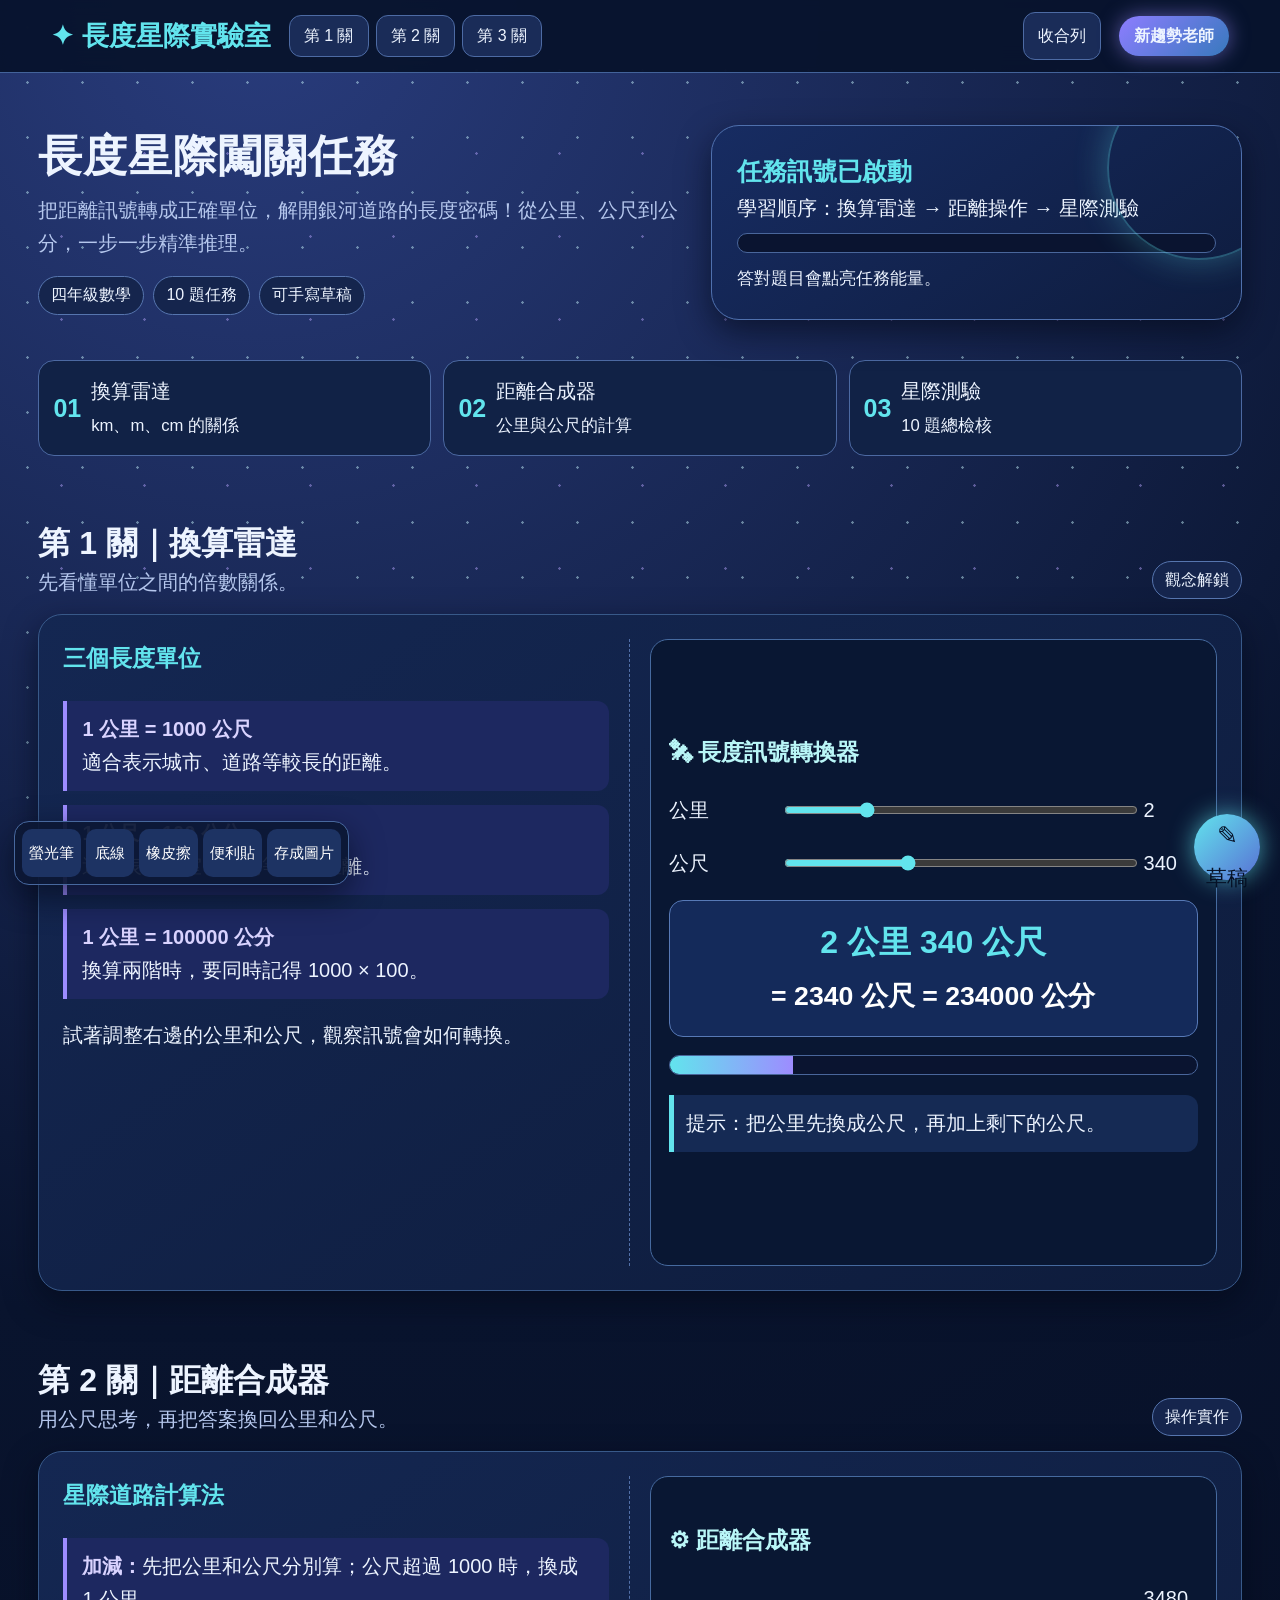
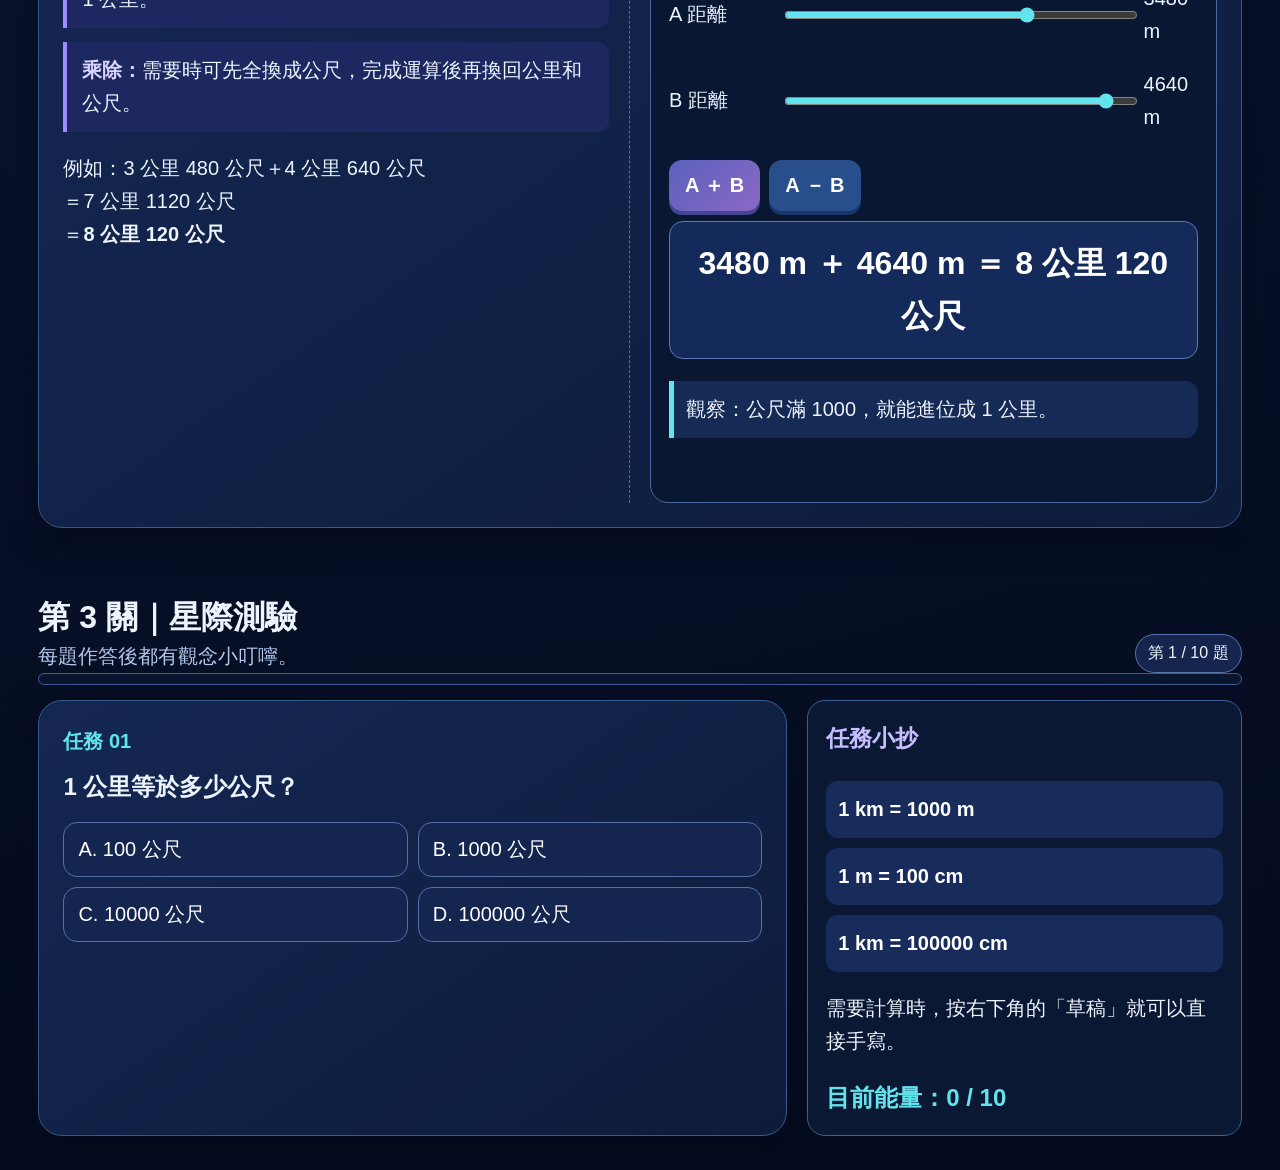
<file: math4-10/index.html>
<!doctype html>
<html lang="zh-Hant"><head><meta charset="utf-8"><meta name="viewport" content="width=device-width,initial-scale=1,viewport-fit=cover"><title>長度星際闖關學習網｜新趨勢老師</title><link rel="icon" href="data:image/svg+xml,%3Csvg xmlns='http://www.w3.org/2000/svg' viewBox='0 0 64 64'%3E%3Crect width='64' height='64' rx='14' fill='%2357466f'/%3E%3Ctext x='32' y='44' font-size='34' text-anchor='middle' fill='white' font-family='serif'%3E%E6%96%B0%3C/text%3E%3C/svg%3E">
<style>
:root{--bg:#09142e;--panel:#111f42;--panel2:#182a55;--ink:#edf4ff;--muted:#b5c7ed;--cyan:#62e4ed;--violet:#9d8cff;--pink:#f19ad1;--line:#43639a;--good:#73e6b2;--bad:#ff9eaa;--shadow:0 12px 32px #04091899}*{box-sizing:border-box}html{scroll-behavior:smooth}body{margin:0;background:radial-gradient(circle at 20% 0,#293c7d 0,#09142e 45%,#050b1e 100%);color:var(--ink);font:20px/1.65 "Noto Sans TC","Microsoft JhengHei",sans-serif;overflow-x:hidden}button,input,select,textarea{font:inherit}button,.choice{min-height:48px;touch-action:manipulation;cursor:pointer}.stars{position:fixed;inset:0;z-index:-1;opacity:.45;background-image:radial-gradient(#c9f7ff 1px,transparent 1.5px),radial-gradient(#b9a7ff 1px,transparent 1.5px);background-size:55px 55px,83px 83px;background-position:0 0,20px 29px}.top{position:sticky;top:0;z-index:10;background:#08132df2;border-bottom:1px solid var(--line);backdrop-filter:blur(14px)}.top-inner{max-width:1400px;margin:auto;padding:12px 4%;display:flex;gap:18px;align-items:center;flex-wrap:wrap}.brand{font:700 27px "Arial Rounded MT Bold","Microsoft JhengHei",sans-serif;color:var(--cyan);white-space:nowrap}.nav{display:flex;gap:7px;flex:1;flex-wrap:wrap}.nav a,.small-btn{color:var(--ink);background:#1a2c58;border:1px solid #4d6ba4;border-radius:12px;padding:7px 14px;text-decoration:none;font-size:16px}.nav a:hover,.small-btn:hover{box-shadow:0 0 16px #62e4ed99}.badge{margin-left:auto;background:linear-gradient(135deg,#8d7dff,#3879bd);padding:7px 15px;border-radius:999px;font-size:16px;font-weight:bold;box-shadow:0 0 20px #9d8cff88}.compact .nav{display:none}.compact .top-inner{padding-block:7px}.wrap{width:min(1400px,94%);margin:auto}.hero{padding:52px 0 30px;display:grid;grid-template-columns:1.1fr .9fr;gap:24px;align-items:center}.hero h1{font:700 44px/1.18 "Arial Rounded MT Bold","Microsoft JhengHei",sans-serif;margin:0 0 12px;letter-spacing:1px}.hero p{color:var(--muted);margin:0}.signal{background:linear-gradient(145deg,#172c62,#0e1c3e);border:1px solid #4f70ad;border-radius:28px;padding:25px;box-shadow:var(--shadow);position:relative;overflow:hidden}.signal:after{content:"";position:absolute;width:180px;height:180px;border:2px solid var(--cyan);border-radius:50%;right:-50px;top:-50px;opacity:.3;box-shadow:0 0 35px var(--cyan)}.signal strong{color:var(--cyan);display:block;font-size:25px}.pill-row{display:flex;gap:9px;flex-wrap:wrap;margin-top:16px}.pill{border:1px solid #5675ae;background:#15254d;border-radius:999px;padding:5px 12px;font-size:16px}.map{display:grid;grid-template-columns:repeat(3,1fr);gap:12px;margin:10px 0 32px}.stage-chip{border:1px solid #4c69a2;background:#112246;border-radius:16px;padding:14px;display:flex;gap:10px;align-items:center}.stage-chip b{color:var(--cyan);font-size:25px}.section{padding:34px 0;scroll-margin-top:80px}.head{display:flex;justify-content:space-between;align-items:end;gap:15px;flex-wrap:wrap}.head h2{font:700 32px "Arial Rounded MT Bold","Microsoft JhengHei",sans-serif;margin:0}.head p{margin:0;color:var(--muted)}.card{background:linear-gradient(145deg,#142752,#0e1c3c);border:1px solid #385989;border-radius:24px;box-shadow:var(--shadow);padding:24px}.stage{margin-top:15px;min-height:540px;aspect-ratio:16/9;display:grid;grid-template-columns:1fr 1fr;gap:20px;align-items:stretch}.intro{border-right:1px dashed #5270a9;padding-right:20px}.intro h3{color:var(--cyan);margin-top:0}.rule{border-left:4px solid var(--violet);background:#1d2860;padding:12px 15px;border-radius:0 12px 12px 0;margin:14px 0}.rule b{color:#d9d3ff}.sim{background:#091733;border:1px solid #466a9f;border-radius:18px;padding:18px;display:flex;flex-direction:column;justify-content:center}.sim h3{margin:0 0 12px;color:#b9f6f7}.readout{font-size:32px;font-weight:bold;color:#fff;text-align:center;padding:15px;background:#142a5a;border-radius:14px;border:1px solid #5779b6;margin:10px 0}.readout span{color:var(--cyan)}.slider-row{display:grid;grid-template-columns:105px 1fr 54px;gap:8px;align-items:center;margin:10px 0}.slider-row input{accent-color:var(--cyan);width:100%}.meter{height:20px;background:#0a1430;border-radius:999px;overflow:hidden;border:1px solid #49669b;margin:8px 0}.meter div{height:100%;background:linear-gradient(90deg,var(--cyan),var(--violet));width:0;transition:.25s}.btn{border:0;border-radius:13px;padding:9px 16px;background:#284f8c;color:white;font-weight:bold;box-shadow:0 4px 0 #18366a}.btn:hover{filter:brightness(1.16)}.btn.primary{background:linear-gradient(135deg,#5a61bd,#8b69c5);box-shadow:0 4px 0 #454692}.btn.good{background:#23876c;box-shadow:0 4px 0 #145749}.feedback{margin-top:12px;border-left:5px solid var(--cyan);background:#152a54;padding:12px;border-radius:0 12px 12px 0}.hidden{display:none!important}.quiz-grid{display:grid;grid-template-columns:1fr .58fr;gap:20px;margin-top:15px}.progress{height:12px;border-radius:999px;background:#0a1530;border:1px solid #405b90;overflow:hidden}.progress div{height:100%;width:0;background:linear-gradient(90deg,var(--cyan),var(--violet));transition:.35s}.qnumber{color:var(--cyan);font-weight:bold}.qtext{font-size:24px;font-weight:bold;margin:9px 0 16px}.choices{display:grid;grid-template-columns:1fr 1fr;gap:10px}.choice{background:#142650;border:1px solid #5370a8;border-radius:14px;color:white;text-align:left;padding:10px 14px}.choice:hover{border-color:var(--cyan);box-shadow:0 0 14px #62e4ed66}.choice.correct{border-color:var(--good);background:#194b50}.choice.wrong{border-color:var(--bad);background:#4f2943}.choice:disabled{cursor:default}.side-panel{background:#0b1834;border:1px solid #3d5f93;border-radius:18px;padding:18px}.side-panel h3{margin-top:0;color:#c7beff}.formula{font-weight:bold;color:#fff;padding:12px;background:#182c5b;border-radius:12px;margin:10px 0}.score{font-size:24px;color:var(--cyan);font-weight:bold}.tools{position:fixed;left:14px;bottom:15px;z-index:12;display:flex;gap:5px;padding:7px;background:#0c1835eF;border:1px solid #47689e;border-radius:15px;box-shadow:var(--shadow)}.tool{border:0;background:#1d3363;color:white;border-radius:10px;min-width:48px;padding:7px;font-size:15px}.tool.active{background:#7559b7}.fab{position:fixed;right:20px;bottom:20px;z-index:12;width:66px;height:66px;border:0;border-radius:50%;background:linear-gradient(135deg,var(--cyan),#5870d4);color:#061126;font-size:25px;box-shadow:0 0 25px #62e4edaa}.sticky{position:fixed;z-index:13;right:20px;top:135px;width:min(330px,85vw);background:#e7e1ff;color:#292242;padding:14px;border:2px solid #b5a8ef;border-radius:15px;box-shadow:7px 8px 0 #4b438766}.sticky .drag{font-weight:bold;cursor:move}.sticky textarea{width:100%;min-height:120px;border:0;background:transparent;color:#292242;resize:vertical}.modal{position:fixed;inset:0;z-index:20;background:#020616ba;display:flex;align-items:center;justify-content:center;padding:15px}.modal-box{background:#132550;border:1px solid #5977b0;border-radius:22px;padding:18px;width:min(760px,96vw);box-shadow:var(--shadow)}.modal-head{display:flex;justify-content:space-between;gap:8px;align-items:center}.modal canvas{display:block;width:100%;height:min(55vh,410px);background:#fbfcff;border-radius:12px;touch-action:none}.canvas-tools{display:flex;gap:8px;flex-wrap:wrap;margin:10px 0}.canvas-tools input{width:140px}.confetti{position:fixed;z-index:30;width:10px;height:14px;pointer-events:none;animation:fall .9s ease-out forwards}@keyframes fall{to{transform:translate(var(--x),220px) rotate(540deg);opacity:0}}@media(max-width:800px){body{font-size:18px}.hero,.stage,.quiz-grid{grid-template-columns:1fr}.hero{padding-top:30px}.hero h1{font-size:38px}.stage{aspect-ratio:auto;min-height:auto}.intro{border-right:0;border-bottom:1px dashed #5270a9;padding-right:0;padding-bottom:15px}.map{grid-template-columns:1fr}.choices{grid-template-columns:1fr}.nav{order:4;width:100%}.badge{margin-left:0}.sticky{top:auto;bottom:100px}.tools{left:8px;bottom:8px}.fab{right:14px;bottom:14px}}
</style></head><body><div class="stars"></div>
<header class="top" id="top"><div class="top-inner"><div class="brand">✦ 長度星際實驗室</div><nav class="nav"><a href="#s1">第 1 關</a><a href="#s2">第 2 關</a><a href="#s3">第 3 關</a></nav><button class="small-btn" id="compact" aria-label="收合導覽">收合列</button><div class="badge">新趨勢老師</div></div></header>
<main class="wrap" id="capture"><section class="hero"><div><h1>長度星際闖關任務</h1><p>把距離訊號轉成正確單位，解開銀河道路的長度密碼！從公里、公尺到公分，一步一步精準推理。</p><div class="pill-row"><span class="pill">四年級數學</span><span class="pill">10 題任務</span><span class="pill">可手寫草稿</span></div></div><div class="signal"><strong>任務訊號已啟動</strong><div>學習順序：換算雷達 → 距離操作 → 星際測驗</div><div class="meter"><div id="missionBar"></div></div><small>答對題目會點亮任務能量。</small></div></section>
<div class="map"><div class="stage-chip"><b>01</b><div>換算雷達<br><small>km、m、cm 的關係</small></div></div><div class="stage-chip"><b>02</b><div>距離合成器<br><small>公里與公尺的計算</small></div></div><div class="stage-chip"><b>03</b><div>星際測驗<br><small>10 題總檢核</small></div></div></div>
<section id="s1" class="section"><div class="head"><div><h2>第 1 關｜換算雷達</h2><p>先看懂單位之間的倍數關係。</p></div><span class="pill">觀念解鎖</span></div><div class="card stage"><article class="intro"><h3>三個長度單位</h3><div class="rule"><b>1 公里 = 1000 公尺</b><br>適合表示城市、道路等較長的距離。</div><div class="rule"><b>1 公尺 = 100 公分</b><br>適合表示教室、身高等中等距離。</div><div class="rule"><b>1 公里 = 100000 公分</b><br>換算兩階時，要同時記得 1000 × 100。</div><p>試著調整右邊的公里和公尺，觀察訊號會如何轉換。</p></article><div class="sim"><h3>🛰 長度訊號轉換器</h3><div class="slider-row"><label for="km">公里</label><input id="km" type="range" min="0" max="9" value="2"><output id="kmOut">2</output></div><div class="slider-row"><label for="m">公尺</label><input id="m" type="range" min="0" max="990" step="10" value="340"><output id="mOut">340</output></div><div class="readout"><span id="lengthText">2 公里 340 公尺</span><br><small id="meterText">= 2340 公尺 = 234000 公分</small></div><div class="meter"><div id="lengthBar"></div></div><p id="radarHint" class="feedback">提示：把公里先換成公尺，再加上剩下的公尺。</p></div></div></section>
<section id="s2" class="section"><div class="head"><div><h2>第 2 關｜距離合成器</h2><p>用公尺思考，再把答案換回公里和公尺。</p></div><span class="pill">操作實作</span></div><div class="card stage"><article class="intro"><h3>星際道路計算法</h3><div class="rule"><b>加減：</b>先把公里和公尺分別算；公尺超過 1000 時，換成 1 公里。</div><div class="rule"><b>乘除：</b>需要時可先全換成公尺，完成運算後再換回公里和公尺。</div><p>例如：3 公里 480 公尺＋4 公里 640 公尺<br>＝7 公里 1120 公尺<br>＝<b>8 公里 120 公尺</b></p></article><div class="sim"><h3>⚙ 距離合成器</h3><div class="slider-row"><label for="a">A 距離</label><input id="a" type="range" min="0" max="4990" step="10" value="3480"><output id="aOut">3480</output></div><div class="slider-row"><label for="b">B 距離</label><input id="b" type="range" min="0" max="4990" step="10" value="4640"><output id="bOut">4640</output></div><div class="pill-row"><button class="btn primary" id="add">A ＋ B</button><button class="btn" id="sub">A － B</button></div><div class="readout" id="calcResult">3480 m ＋ 4640 m ＝ 8 公里 120 公尺</div><p class="feedback">觀察：公尺滿 1000，就能進位成 1 公里。</p></div></div></section>
<section id="s3" class="section"><div class="head"><div><h2>第 3 關｜星際測驗</h2><p>每題作答後都有觀念小叮嚀。</p></div><span class="pill" id="qStatus">第 1 / 10 題</span></div><div class="progress"><div id="progress"></div></div><div class="quiz-grid"><div class="card"><div class="qnumber" id="qnum"></div><div class="qtext" id="qtext"></div><div class="choices" id="choices"></div><div class="feedback hidden" id="feedback"></div><div id="nextWrap" class="hidden"><button class="btn primary" id="next">下一題</button></div></div><aside class="side-panel"><h3>任務小抄</h3><div class="formula">1 km = 1000 m</div><div class="formula">1 m = 100 cm</div><div class="formula">1 km = 100000 cm</div><p>需要計算時，按右下角的「草稿」就可以直接手寫。</p><div class="score" id="score">目前能量：0 / 10</div></aside></div><div id="final" class="card hidden"></div></section></main>
<div class="tools" aria-label="閱讀標記工具"><button class="tool" data-mark="highlight">螢光筆</button><button class="tool" data-mark="underline">底線</button><button class="tool" data-mark="erase">橡皮擦</button><button class="tool" id="noteToggle">便利貼</button><button class="tool" id="savePng">存成圖片</button></div><button class="fab" id="scratch" aria-label="開啟草稿紙">✎<br><small>草稿</small></button>
<div class="sticky hidden" id="sticky"><div class="drag">✦ 心得便利貼（可拖曳） <button class="small-btn" id="noteClose">×</button></div><textarea id="noteText" placeholder="我發現：1 公里等於……"></textarea></div>
<div class="modal hidden" id="modal"><div class="modal-box"><div class="modal-head"><h2>✎ 草稿計算板</h2><button class="small-btn" id="closeModal">關閉</button></div><div class="canvas-tools"><label>筆刷 <input id="brush" type="range" min="2" max="20" value="5"></label><button class="btn" id="eraser">橡皮擦</button><button class="btn" id="clearCanvas">一鍵清空</button></div><canvas id="canvas"></canvas></div></div>
<script>
const $=s=>document.querySelector(s);const km=$('#km'),m=$('#m'),a=$('#a'),b=$('#b');
function formatMeter(n){n=Math.max(0,Math.round(n));return n>=1000?`${Math.floor(n/1000)} 公里 ${n%1000} 公尺`:`${n} 公尺`}
function radar(){let total=+km.value*1000 + +m.value;$('#kmOut').textContent=km.value;$('#mOut').textContent=m.value;$('#lengthText').textContent=`${km.value} 公里 ${m.value} 公尺`;$('#meterText').textContent=`= ${total} 公尺 = ${total*100} 公分`;$('#lengthBar').style.width=Math.min(100,total/99.9)+'%'}km.oninput=m.oninput=radar;radar();
let op='＋';function calc(){let av=+a.value,bv=+b.value,total=op==='＋'?av+bv:av-bv;$('#aOut').textContent=av+' m';$('#bOut').textContent=bv+' m';$('#calcResult').textContent=`${av} m ${op} ${bv} m ＝ ${formatMeter(total)}`}a.oninput=b.oninput=calc;$('#add').onclick=()=>{op='＋';calc()};$('#sub').onclick=()=>{op='－';calc()};calc();
$('#compact').onclick=()=>{document.body.classList.toggle('compact');$('#compact').textContent=document.body.classList.contains('compact')?'展開列':'收合列'};
const qs=[
{q:'1 公里等於多少公尺？',o:['100 公尺','1000 公尺','10000 公尺','100000 公尺'],a:1,e:'公里換成公尺，要乘 1000。'},
{q:'7 公里是多少公分？',o:['70000 公分','700000 公分','7000000 公分','7000 公分'],a:1,e:'1 公里是 100000 公分，所以 7 公里是 700000 公分。'},
{q:'下列哪一個長度最長？',o:['1900000 公分','1 公里 90 公尺','1889 公尺','1890 公尺'],a:0,e:'1900000 公分 = 19000 公尺 = 19 公里，最長。'},
{q:'4 公里 5 公尺等於多少公尺？',o:['405 公尺','4005 公尺','4500 公尺','40005 公尺'],a:1,e:'4 公里是 4000 公尺，再加 5 公尺，合計 4005 公尺。'},
{q:'405000 公分和 4 公里 50 公尺相比，應填入？',o:['＞','＜','＝','無法比較'],a:2,e:'4 公里 50 公尺 = 4050 公尺 = 405000 公分，所以相等。'},
{q:'4 公里 80 公尺＋5 公里 790 公尺是多少？',o:['9 公里 870 公尺','10 公里 870 公尺','9 公里 970 公尺','10 公里 970 公尺'],a:0,e:'公里相加為 9，公尺相加為 870，沒有超過 1000。'},
{q:'登山步道長 3 公里 250 公尺，已走 1 公里 80 公尺，還要走多遠？',o:['2 公里 170 公尺','2 公里 270 公尺','1 公里 170 公尺','2 公里 70 公尺'],a:0,e:'3 公里 250 公尺 − 1 公里 80 公尺 = 2 公里 170 公尺。'},
{q:'1 公里 970 公尺＋1 公里 560 公尺是多少？',o:['2 公里 1530 公尺','3 公里 530 公尺','3 公里 430 公尺','2 公里 530 公尺'],a:1,e:'公尺相加是 1530 公尺，換成 1 公里 530 公尺，再加原本的 2 公里。'},
{q:'奇奇家到公園的距離是 1 公里 340 公尺的 5 倍，是多少？',o:['5 公里 700 公尺','6 公里 700 公尺','6 公里 500 公尺','7 公里 400 公尺'],a:1,e:'先換成 1340 公尺，1340 × 5 = 6700 公尺 = 6 公里 700 公尺。'},
{q:'4 位同學平分 4 公里 800 公尺的接力賽，每人跑多遠？',o:['1 公里 20 公尺','1 公里 200 公尺','1 公里 250 公尺','1200 公尺'],a:1,e:'4 公里 800 公尺 = 4800 公尺；4800 ÷ 4 = 1200 公尺 = 1 公里 200 公尺。'}];
let qi=0,score=0,answered=false;function renderQ(){let x=qs[qi];answered=false;$('#qStatus').textContent=`第 ${qi+1} / 10 題`;$('#qnum').textContent=`任務 ${String(qi+1).padStart(2,'0')}`;$('#qtext').textContent=x.q;$('#choices').innerHTML='';$('#feedback').className='feedback hidden';$('#nextWrap').className='hidden';x.o.forEach((t,i)=>{let b=document.createElement('button');b.className='choice';b.textContent=`${'ABCD'[i]}. ${t}`;b.onclick=()=>answer(i);$('#choices').appendChild(b)});$('#progress').style.width=(qi/10*100)+'%'}
function tone(ok){try{let c=new AudioContext(),o=c.createOscillator(),g=c.createGain();o.frequency.value=ok?660:180;o.type=ok?'sine':'triangle';g.gain.setValueAtTime(.09,c.currentTime);g.gain.exponentialRampToValueAtTime(.001,c.currentTime+.28);o.connect(g).connect(c.destination);o.start();o.stop(c.currentTime+.3)}catch(e){}}
function burst(){for(let i=0;i<24;i++){let d=document.createElement('i');d.className='confetti';d.style.left=(35+Math.random()*30)+'vw';d.style.top='20vh';d.style.background=['#62e4ed','#9d8cff','#f19ad1','#73e6b2'][i%4];d.style.setProperty('--x',(Math.random()-.5)*420+'px');document.body.appendChild(d);setTimeout(()=>d.remove(),950)}}
function answer(i){if(answered)return;answered=true;let x=qs[qi],buttons=[...document.querySelectorAll('.choice')],ok=i===x.a;buttons.forEach((b,n)=>{b.disabled=true;if(n===x.a)b.classList.add('correct');else if(n===i)b.classList.add('wrong')});if(ok){score++;burst()}tone(ok);$('#score').textContent=`目前能量：${score} / 10`;$('#missionBar').style.width=(score/10*100)+'%';let f=$('#feedback');f.className='feedback';f.innerHTML=`<b>${ok?'答對了！訊號已鎖定 ✦':'差一點！跟著提示再想想 ✦'}</b><br>觀念小叮嚀：${x.e}`;$('#nextWrap').className='';$('#next').textContent=qi===9?'查看任務成果':'下一題'}
$('#next').onclick=()=>{if(qi<9){qi++;renderQ()}else finish()};function finish(){$('#progress').style.width='100%';let title=score===10?'銀河長度大師':score>=8?'精準導航員':score>=6?'勇敢探測員':'再試一次小隊員';$('#final').className='card';$('#final').innerHTML=`<h2>任務完成！</h2><p class="score">你的能量：${score} / 10</p><p>獲得稱號：<b>${title}</b></p><p>記住：公里、公尺與公分可以互相換算；遇到複合單位時，先換成同一單位會更容易計算。</p><button class="btn primary" id="retry">再挑戰一次</button>`;$('#retry').onclick=()=>{qi=0;score=0;$('#score').textContent='目前能量：0 / 10';$('#missionBar').style.width=0;$('#final').className='hidden';renderQ();location.hash='s3'}}renderQ();
let mark='';document.querySelectorAll('[data-mark]').forEach(b=>b.onclick=()=>{mark=b.dataset.mark;document.querySelectorAll('[data-mark]').forEach(x=>x.classList.toggle('active',x===b))});document.addEventListener('mouseup',()=>{if(!mark)return;let s=getSelection();if(!s.rangeCount||s.isCollapsed)return;let r=s.getRangeAt(0),span=document.createElement('span');span.className=mark;if(mark==='erase'){let node=s.anchorNode?.parentElement;if(node?.classList.contains('highlight')||node?.classList.contains('underline'))node.replaceWith(...node.childNodes);s.removeAllRanges();return}try{r.surroundContents(span)}catch(e){}s.removeAllRanges()});
const sticky=$('#sticky');$('#noteToggle').onclick=()=>sticky.classList.toggle('hidden');$('#noteClose').onclick=()=>sticky.classList.add('hidden');let drag=false,dx=0,dy=0;sticky.querySelector('.drag').addEventListener('pointerdown',e=>{drag=true;dx=e.clientX-sticky.getBoundingClientRect().left;dy=e.clientY-sticky.getBoundingClientRect().top;e.target.setPointerCapture(e.pointerId)});sticky.addEventListener('pointermove',e=>{if(!drag)return;sticky.style.left=Math.max(0,e.clientX-dx)+'px';sticky.style.top=Math.max(0,e.clientY-dy)+'px';sticky.style.right='auto'});sticky.addEventListener('pointerup',()=>drag=false);
const modal=$('#modal'),canvas=$('#canvas'),ctx=canvas.getContext('2d');function resizeCanvas(){let r=canvas.getBoundingClientRect(),d=devicePixelRatio;canvas.width=r.width*d;canvas.height=r.height*d;ctx.setTransform(d,0,0,d,0,0);ctx.lineCap='round';ctx.lineJoin='round';ctx.strokeStyle='#24355e'}let drawing=false,erase=false,last;function pos(e){let r=canvas.getBoundingClientRect(),p=e.touches?e.touches[0]:e;return{x:p.clientX-r.left,y:p.clientY-r.top}}canvas.addEventListener('pointerdown',e=>{drawing=true;last=pos(e);canvas.setPointerCapture(e.pointerId)});canvas.addEventListener('pointermove',e=>{if(!drawing)return;let p=pos(e);ctx.globalCompositeOperation=erase?'destination-out':'source-over';ctx.lineWidth=erase?22:+$('#brush').value;ctx.beginPath();ctx.moveTo(last.x,last.y);ctx.lineTo(p.x,p.y);ctx.stroke();last=p});canvas.addEventListener('pointerup',()=>drawing=false);$('#scratch').onclick=()=>{modal.classList.remove('hidden');setTimeout(resizeCanvas,0)};$('#closeModal').onclick=()=>modal.classList.add('hidden');$('#eraser').onclick=()=>{erase=!erase;$('#eraser').textContent=erase?'使用筆刷':'橡皮擦'};$('#clearCanvas').onclick=()=>ctx.clearRect(0,0,canvas.width,canvas.height);
$('#savePng').onclick=()=>{let note=$('#noteText').value.replace(/&/g,'&amp;').replace(/</g,'&lt;').replace(/\n/g,'<br>')||'（尚未記錄）';let svg=`<svg xmlns="http://www.w3.org/2000/svg" width="1200" height="675"><foreignObject width="100%" height="100%"><div xmlns="http://www.w3.org/1999/xhtml" style="width:100%;height:100%;padding:48px;font-family:Arial,'Microsoft JhengHei';color:#edf4ff;background:linear-gradient(135deg,#09142e,#263b7d)"><h1 style="color:#62e4ed">長度星際闖關學習紀錄</h1><p style="font-size:28px">${$('#qtext').innerHTML}</p><div style="font-size:23px;background:#142752;padding:22px;border:1px solid #62e4ed;border-radius:16px"><b>我的心得：</b><br>${note}</div><p>新趨勢老師</p></div></foreignObject></svg>`;let img=new Image(),url=URL.createObjectURL(new Blob([svg],{type:'image/svg+xml'}));img.onload=()=>{let c=document.createElement('canvas');c.width=1200;c.height=675;c.getContext('2d').drawImage(img,0,0);let a=document.createElement('a');a.href=c.toDataURL('image/png');a.download='長度星際學習紀錄.png';a.click();URL.revokeObjectURL(url)};img.src=url};
</script></body></html>
</file>
<file: styles.css>
:root{--paper:#f7f1e7;--paper2:#fffaf1;--ink:#243247;--muted:#6f7180;--purple:#75648f;--purple-dark:#57466f;--sage:#a8b8a5;--rose:#c9a4a4;--line:#d9cfc1;--white:#fffdf8;--shadow:0 18px 50px rgba(64,48,78,.10)}
*{box-sizing:border-box}html{scroll-behavior:smooth}body{margin:0;background:var(--paper);color:var(--ink);font-family:"Noto Sans TC","Microsoft JhengHei",sans-serif;line-height:1.75}.skip-link{position:absolute;left:-9999px}.skip-link:focus{left:1rem;top:1rem;z-index:9;background:#fff;padding:.5rem 1rem}.hero{min-height:650px;padding:24px max(5vw,24px) 80px;background:radial-gradient(circle at 80% 20%,rgba(168,184,165,.34),transparent 30%),linear-gradient(135deg,#f8f1e5 0%,#eee6f1 100%);border-bottom:1px solid var(--line)}.nav{max-width:1180px;margin:auto;display:flex;justify-content:space-between;align-items:center}.brand{display:flex;align-items:center;gap:.75rem;color:var(--ink);font-weight:800;text-decoration:none}.brand-avatar{width:58px;height:58px;object-fit:contain;flex:0 0 auto;filter:drop-shadow(0 5px 8px rgba(64,48,78,.12))}.brand-copy{display:grid;line-height:1.28}.brand-copy strong{font-size:1rem}.brand-copy small{color:var(--purple);font-size:.78rem;letter-spacing:.08em}.brand-mark{width:44px;height:44px;display:grid;place-items:center;border-radius:13px;background:var(--purple);color:white;font-family:serif;font-size:1.55rem}.source-link{color:var(--purple-dark);font-weight:700;text-decoration:none;border-bottom:1px solid}.hero-grid{max-width:1180px;margin:76px auto 0;display:grid;grid-template-columns:1.4fr .8fr;gap:8vw;align-items:center}.eyebrow,.step{font-size:.8rem;letter-spacing:.15em;color:var(--purple);font-weight:900;margin:0 0 .5rem}.hero h1{font-family:"Noto Serif TC","PMingLiU",serif;font-size:clamp(2.2rem,4.2vw,4rem);line-height:1.12;margin:.3rem 0 1.4rem;font-weight:800}.hero h1 em{font-style:normal;color:var(--purple)}.nowrap{white-space:nowrap}.lead{max-width:650px;font-size:1.18rem;color:#4f5867}.primary,.secondary{display:inline-flex;justify-content:center;align-items:center;border-radius:999px;padding:.8rem 1.35rem;font-weight:800;text-decoration:none;cursor:pointer;font:inherit}.primary{background:var(--purple-dark);color:white;border:2px solid var(--purple-dark)}.secondary{background:transparent;color:var(--purple-dark);border:1px solid var(--purple)}.hero .primary{margin-top:1.5rem}.hero-note{background:rgba(255,253,248,.74);border:1px solid rgba(117,100,143,.2);box-shadow:var(--shadow);padding:1.65rem 1.8rem 1.3rem;border-radius:28px;display:grid;grid-template-columns:auto 1fr;gap:.35rem 1rem}.hero-note span{font-family:serif;color:var(--rose);font-size:1.8rem}.hero-note p{margin:.2rem 0 .7rem}.section{max-width:1100px;margin:0 auto;padding:80px 24px}.section-heading{margin-bottom:28px}.section-heading h2{font-family:"Noto Serif TC","PMingLiU",serif;font-size:clamp(2rem,4vw,3.2rem);margin:0;line-height:1.2}.section-heading>p:last-child{color:var(--muted)}.picker-card{display:grid;grid-template-columns:repeat(3,1fr);gap:18px;background:var(--white);border:1px solid var(--line);border-radius:24px;padding:28px;box-shadow:var(--shadow)}label{font-weight:800}select,textarea{width:100%;margin-top:.5rem;padding:.9rem 1rem;border:1px solid #bcb2c7;border-radius:12px;background:white;color:var(--ink);font:inherit}select:focus,textarea:focus,button:focus,a:focus{outline:3px solid rgba(117,100,143,.28);outline-offset:2px}.data-status{font-size:.93rem;color:var(--muted)}.text-section{padding-top:35px}.inline-heading{display:flex;justify-content:space-between;align-items:end;gap:1rem}.text-tools{display:flex;gap:.5rem}.text-tools button{background:var(--white);border:1px solid var(--line);border-radius:10px;padding:.55rem .8rem;font-weight:800}.lesson-paper{background:var(--white);border:1px solid var(--line);border-radius:8px;padding:clamp(24px,5vw,62px);box-shadow:var(--shadow);position:relative}.lesson-paper:before{content:"";position:absolute;left:18px;top:0;bottom:0;border-left:1px solid rgba(201,164,164,.48)}.lesson-meta{color:var(--purple);font-weight:800;margin-bottom:1.4rem}pre{font-family:"Noto Serif TC","PMingLiU",serif;white-space:pre-wrap;word-break:break-word;margin:0;font-size:1.16rem;line-height:2}.task-section{max-width:1180px}.task-grid{display:grid;grid-template-columns:repeat(3,1fr);gap:16px}.task-card{position:relative;display:block;background:var(--white);border:2px solid transparent;border-radius:20px;padding:22px;cursor:pointer;min-height:160px;transition:.18s}.task-card:hover{transform:translateY(-3px);box-shadow:var(--shadow)}.task-card:has(input:checked){border-color:var(--purple);background:#f3eef6}.task-card input{position:absolute;right:18px;top:18px;width:21px;height:21px;accent-color:var(--purple)}.task-card strong{font-family:"Noto Serif TC","PMingLiU",serif;display:block;font-size:1.3rem;margin-bottom:.5rem;padding-right:1.4rem}.task-card small{display:block;color:var(--muted);font-weight:500;line-height:1.6}.custom-note{display:block;margin-top:22px}.action-bar{position:sticky;bottom:12px;z-index:5;margin-top:22px;padding:14px 18px;border-radius:18px;background:rgba(36,50,71,.94);color:white;display:flex;align-items:center;justify-content:space-between;box-shadow:var(--shadow);backdrop-filter:blur(8px)}.action-bar small{display:block;color:#d9d5df}.action-bar .primary{background:white;color:var(--purple-dark);border-color:white}.prompt-section{padding-top:40px}.ready-badge{background:var(--sage);padding:.35rem .8rem;border-radius:99px;font-weight:800}#prompt-output{min-height:460px;background:#272432;color:#f9f3e8;border:0;border-radius:20px;padding:24px;font-family:Consolas,"Microsoft JhengHei",monospace;line-height:1.7}.prompt-actions{display:flex;flex-wrap:wrap;gap:10px;margin-top:16px}.copy-status{color:var(--purple-dark);font-weight:800;min-height:1.6em}footer{padding:42px 24px;display:flex;justify-content:center;align-items:center;gap:12px;border-top:1px solid var(--line)}.brand-mark.small{width:34px;height:34px;font-size:1.1rem;border-radius:10px}footer p{margin:0;font-weight:700}
.picker-card{grid-template-columns:repeat(4,1fr)}
@media(max-width:820px){.hero{min-height:auto;padding-bottom:60px}.hero-grid{margin-top:52px;grid-template-columns:1fr}.hero h1{font-size:clamp(1.9rem,8vw,2.6rem)}.hero-note{margin-top:12px}.picker-card,.task-grid{grid-template-columns:1fr}.section{padding:58px 18px}.nav .source-link{font-size:.8rem}.brand-avatar{width:48px;height:48px}.brand-copy strong{display:none}.brand-copy small{font-size:.72rem}.inline-heading{align-items:flex-start}.action-bar{bottom:8px}.lesson-paper:before{left:10px}}
@media(prefers-reduced-motion:reduce){html{scroll-behavior:auto}.task-card{transition:none}}
.focus-section{padding-top:35px}.focus-stage-card{display:grid;grid-template-columns:minmax(260px,420px) 1fr;gap:24px;align-items:end;background:var(--white);border:1px solid var(--line);border-radius:20px;padding:22px 24px;box-shadow:var(--shadow)}.focus-summary{display:flex;justify-content:flex-end;align-items:center;gap:14px;color:var(--purple-dark);font-weight:800}.clear-focus{border:1px solid var(--purple);background:white;color:var(--purple-dark);border-radius:999px;padding:.55rem .9rem;font:inherit;font-weight:800;cursor:pointer}.focus-columns{display:grid;grid-template-columns:1fr 1fr;gap:20px;margin-top:20px}.focus-panel{background:var(--white);border:1px solid var(--line);border-radius:20px;padding:24px;min-width:0}.focus-panel h3{font-family:"Noto Serif TC","PMingLiU",serif;font-size:1.55rem;margin:0}.focus-panel>p{color:var(--muted);margin:.25rem 0 1.25rem}.focus-options{display:grid;gap:14px;max-height:620px;overflow:auto;padding-right:6px}.focus-category{border-top:1px solid var(--line);padding-top:12px}.focus-category:first-child{border-top:0;padding-top:0}.focus-category h4{color:var(--purple);margin:0 0 .55rem;font-size:1rem}.focus-item{display:grid;grid-template-columns:auto 1fr;gap:.65rem;align-items:start;padding:.55rem .65rem;border-radius:10px;font-weight:600;line-height:1.55;cursor:pointer}.focus-item:hover{background:#f3eef6}.focus-item:has(input:checked){background:#ede7f2;color:var(--purple-dark)}.focus-item input{width:19px;height:19px;margin-top:.2rem;accent-color:var(--purple)}.focus-code{font-weight:900}.focus-description{display:block;font-weight:500;color:var(--ink)}
@media(max-width:820px){.focus-stage-card,.focus-columns{grid-template-columns:1fr}.focus-summary{justify-content:space-between;align-items:flex-start}.focus-options{max-height:none}.focus-panel{padding:20px}}
@keyframes avatar-float{0%,100%{transform:translateY(0) rotate(-1deg)}50%{transform:translateY(-7px) rotate(1deg)}}
.brand-avatar{width:78px;height:78px;filter:drop-shadow(0 8px 11px rgba(64,48,78,.16));animation:avatar-float 3.6s ease-in-out infinite;transform-origin:center bottom}
@media(max-width:820px){.brand-avatar{width:62px;height:62px}}
@media(prefers-reduced-motion:reduce){.brand-avatar{animation:none}}
.public-badge{display:inline-flex;align-items:center;padding:.45rem .9rem;border:1px solid rgba(117,100,143,.35);border-radius:999px;color:var(--purple-dark);background:rgba(255,253,248,.72);font-size:.88rem;font-weight:800}.paste-card{background:var(--white);border:1px solid var(--line);border-radius:24px;padding:clamp(22px,4vw,36px);box-shadow:var(--shadow)}#lesson-input{min-height:360px;font-family:"Noto Serif TC","PMingLiU",serif;font-size:1.08rem;line-height:1.9;resize:vertical}.paste-tools{display:flex;justify-content:space-between;align-items:center;gap:1rem;margin-top:12px;color:var(--purple-dark);font-weight:800}.privacy-note{margin:18px 0 0;padding:12px 15px;border-radius:12px;background:#f3eef6;color:#57466f;font-size:.9rem}.paste-card .lesson-meta{margin-bottom:1rem}@media(max-width:820px){.public-badge{font-size:.72rem;padding:.35rem .65rem}.paste-tools{align-items:flex-start}.paste-card{padding:20px}#lesson-input{min-height:300px}}
.hero{background:radial-gradient(circle at 14% 18%,rgba(255,250,247,.58),transparent 31%),radial-gradient(circle at 84% 24%,rgba(226,218,232,.52),transparent 28%),linear-gradient(135deg,#e9e1ed 0%,#cbbfd5 54%,#aa9ab8 100%);border-bottom-color:#9b8baa}.hero-note{background:rgba(255,253,248,.86);border-color:rgba(87,70,111,.24)}.public-badge{background:rgba(255,253,248,.86);border-color:rgba(87,70,111,.32);box-shadow:0 8px 24px rgba(64,48,78,.1)}

/* 演講分頁 */
[hidden]{display:none!important}.site-header{position:sticky;top:0;z-index:20;min-height:88px;padding:10px max(4vw,24px);display:flex;align-items:center;justify-content:space-between;gap:24px;background:rgba(255,250,244,.94);border-bottom:1px solid rgba(117,100,143,.2);box-shadow:0 8px 30px rgba(64,48,78,.08);backdrop-filter:blur(14px)}.site-header .brand-avatar{width:66px;height:66px;margin-top:6px}.page-tabs{display:flex;gap:8px;padding:6px;background:#e8dfec;border-radius:999px}.page-tabs button{min-width:112px;padding:.68rem 1.05rem;border:0;border-radius:999px;background:transparent;color:var(--purple-dark);font:inherit;font-weight:900;cursor:pointer}.page-tabs button[aria-selected="true"]{background:var(--purple-dark);color:white;box-shadow:0 5px 16px rgba(64,48,78,.2)}.page-panel{min-width:0}.presentation-home{min-height:calc(100vh - 88px);padding:clamp(42px,5vw,72px) max(5vw,28px);display:grid;grid-template-columns:minmax(290px,.76fr) minmax(520px,1.35fr);grid-template-areas:"intro intro" "pain solution";gap:34px 46px;background:radial-gradient(circle at 8% 8%,rgba(255,250,247,.72),transparent 29%),radial-gradient(circle at 92% 20%,rgba(168,184,165,.28),transparent 25%),linear-gradient(135deg,#eee7f1 0%,#d8cddd 48%,#b9a9c5 100%)}.home-intro{grid-area:intro;max-width:1050px}.home-intro h1{margin:.1rem 0 .65rem;font-family:"Noto Serif TC","PMingLiU",serif;font-size:clamp(2.5rem,5.2vw,5.2rem);line-height:1.06;letter-spacing:-.025em}.home-intro h1 em{font-style:normal;color:var(--purple-dark)}.home-lead{margin:0;max-width:780px;font-size:clamp(1rem,1.6vw,1.28rem);color:#4e5262}.pain-section{grid-area:pain}.solution-section{grid-area:solution}.pain-section,.solution-section{background:rgba(255,253,248,.78);border:1px solid rgba(87,70,111,.18);border-radius:28px;padding:clamp(24px,3vw,38px);box-shadow:0 24px 60px rgba(64,48,78,.12);align-self:start}.presentation-heading{display:flex;align-items:flex-start;gap:15px;margin-bottom:22px}.presentation-heading>span{font-family:"Noto Serif TC",serif;font-size:2.1rem;line-height:1;color:var(--rose)}.presentation-heading p{margin:0;color:var(--purple);font-size:.72rem;font-weight:900;letter-spacing:.15em}.presentation-heading h2{margin:.1rem 0 0;font-family:"Noto Serif TC","PMingLiU",serif;font-size:clamp(1.55rem,2.4vw,2.35rem);line-height:1.2}.pain-grid{display:grid;gap:12px}.pain-card{position:relative;display:grid;grid-template-columns:36px 1fr;gap:13px;align-items:start;padding:16px;border:1px solid rgba(117,100,143,.19);border-radius:16px;background:rgba(255,255,255,.68);cursor:pointer;transition:.18s ease}.pain-card:hover{transform:translateX(5px);border-color:var(--purple)}.pain-card input{position:absolute;opacity:0;pointer-events:none}.pain-check{width:32px;height:32px;display:grid;place-items:center;border:2px solid #a392af;border-radius:10px;color:transparent;background:white;font-size:1.1rem;font-weight:900;transition:.18s}.pain-card:has(input:checked){background:#eee7f2;border-color:var(--purple)}.pain-card:has(input:checked) .pain-check{color:white;background:var(--purple-dark);border-color:var(--purple-dark);transform:rotate(-5deg)}.pain-card strong{display:block;line-height:1.45}.pain-card small{display:block;margin-top:3px;color:var(--muted);font-size:.92rem;line-height:1.55}.solution-stair{position:relative;display:grid;grid-template-columns:1fr 52px 1.1fr;align-items:center;gap:10px}.solution-step{min-height:175px;padding:24px;border-radius:22px;display:flex;gap:16px;align-items:flex-start}.solution-step.first{background:#e8e4ea;border:1px solid #d3c8d8}.solution-step.second{margin-top:70px;background:linear-gradient(145deg,#665477,#8d789f);color:white;box-shadow:0 18px 35px rgba(74,57,88,.24)}.step-number{font-family:"Noto Serif TC",serif;font-size:1.5rem;color:var(--rose)}.solution-step.second .step-number{color:#ead7dc}.solution-step h3{margin:0 0 .55rem;font-family:"Noto Serif TC","PMingLiU",serif;font-size:1.45rem;line-height:1.25}.solution-step p{margin:0;line-height:1.65}.gap-label{font-size:.75rem!important;letter-spacing:.12em;font-weight:900;color:#eadde8;margin-bottom:.4rem!important}.stair-arrow{font-size:2.5rem;color:var(--purple);text-align:center;transform:translateY(18px)}.presentation-cta{margin-top:26px}.prep-hero{min-height:560px}.prep-hero .hero-grid{margin-top:44px}.closing-page{background:linear-gradient(135deg,#f1eaf2 0%,#d8ccdf 50%,#a895b7 100%)}.closing-stage{position:relative;min-height:calc(100vh - 88px);padding:clamp(50px,7vw,90px) max(6vw,30px);display:grid;grid-template-columns:1.2fr .8fr;gap:7vw;align-items:center;overflow:hidden}.closing-copy{position:relative;z-index:2}.closing-copy h2{margin:.15rem 0 .8rem;font-family:"Noto Serif TC","PMingLiU",serif;font-size:clamp(3rem,6.2vw,6.7rem);line-height:1.05;letter-spacing:-.04em}.closing-copy h2 em{font-style:normal;color:var(--purple-dark);text-decoration:underline;text-decoration-color:rgba(201,164,164,.75);text-decoration-thickness:.12em;text-underline-offset:.12em}.closing-line{font-size:clamp(1.25rem,2.1vw,2rem);font-weight:800;color:#4e455b}.closing-chips{display:flex;flex-wrap:wrap;gap:10px;margin:30px 0}.closing-chips span{padding:.58rem 1rem;border-radius:999px;background:rgba(255,253,248,.78);border:1px solid rgba(87,70,111,.18);font-weight:800}.closing-actions{display:flex;flex-wrap:wrap;gap:10px}.closing-visual{position:relative;min-height:480px;display:grid;place-items:center}.avatar-halo{position:relative;z-index:3;width:min(330px,70vw);aspect-ratio:1;display:grid;place-items:center;border-radius:50%;background:radial-gradient(circle,#fffdf8 0 58%,rgba(255,253,248,.3) 59% 67%,transparent 68%);filter:drop-shadow(0 26px 35px rgba(64,48,78,.2))}.avatar-halo img{width:78%;height:78%;object-fit:contain;animation:avatar-float 3.6s ease-in-out infinite}.closing-visual>p{position:absolute;z-index:5;bottom:6%;right:2%;margin:0;padding:13px 18px;border-radius:16px;background:#fffdf8;box-shadow:var(--shadow);font-weight:700;line-height:1.45;transform:rotate(-3deg)}.closing-visual>p strong{color:var(--purple-dark);font-size:1.15rem}.orbit{position:absolute;z-index:1;border:2px dashed rgba(87,70,111,.38);border-radius:50%;animation:orbit-spin 15s linear infinite}.orbit span{position:absolute;top:0;left:50%;transform:translate(-50%,-50%);width:58px;height:58px;display:grid;place-items:center;border-radius:50%;background:var(--purple-dark);color:white;font-weight:900}.orbit-one{width:390px;height:390px}.orbit-two{width:470px;height:470px;animation-direction:reverse;animation-duration:20s}.orbit-two span{background:var(--sage);color:var(--ink)}@keyframes orbit-spin{to{transform:rotate(360deg)}}.closing-spark{position:absolute;color:rgba(255,253,248,.85);font-size:clamp(3rem,7vw,7rem);animation:spark-pulse 2.4s ease-in-out infinite}.spark-one{top:8%;right:7%}.spark-two{bottom:10%;left:44%;animation-delay:.8s}@keyframes spark-pulse{50%{transform:scale(1.16) rotate(12deg);opacity:.6}}
@media(max-width:980px){.site-header{align-items:center}.presentation-home{grid-template-columns:1fr;grid-template-areas:"intro" "pain" "solution"}.solution-stair{grid-template-columns:1fr}.solution-step.second{margin-top:0}.stair-arrow{transform:rotate(45deg);height:40px}.closing-stage{grid-template-columns:1fr}.closing-visual{min-height:410px}.orbit-two{width:400px;height:400px}.orbit-one{width:330px;height:330px}}
@media(max-width:700px){.site-header{position:relative;flex-direction:column;padding:12px 16px}.site-header .brand-avatar{width:58px;height:58px}.site-header .brand-copy strong{display:block}.page-tabs{width:100%;border-radius:18px}.page-tabs button{flex:1;min-width:0;padding:.65rem .45rem;font-size:.86rem}.presentation-home{min-height:auto;padding:42px 18px;gap:24px}.pain-section,.solution-section{padding:22px;border-radius:22px}.solution-step{min-height:auto}.home-intro h1{font-size:2.55rem}.closing-stage{min-height:auto;padding:56px 20px}.closing-copy h2{font-size:3.2rem}.closing-visual{min-height:340px}.avatar-halo{width:250px}.orbit-one{width:270px;height:270px}.orbit-two{width:320px;height:320px}.closing-visual>p{right:0;bottom:0}.prep-hero{min-height:auto}.prep-hero .hero-grid{margin-top:35px}}
@media(prefers-reduced-motion:reduce){.avatar-halo img,.orbit,.closing-spark{animation:none}.pain-card{transition:none}}

/* 互動教材提示詞分頁與尾頁標題一致性 */
.closing-copy h2 span,.closing-copy h2 em{display:block;font-size:1em;line-height:inherit;font-weight:inherit}.interactive-page{min-height:calc(100vh - 88px);padding:30px max(4vw,24px) 44px;background:linear-gradient(135deg,#eee7f1 0%,#d8cddd 56%,#b9a9c5 100%)}.interactive-header{max-width:1400px;margin:0 auto 20px;display:flex;align-items:end;justify-content:space-between;gap:24px}.interactive-header h2{margin:0;font-family:"Noto Serif TC","PMingLiU",serif;font-size:clamp(2rem,4vw,3.7rem);line-height:1.15}.interactive-header p:last-child{margin:.6rem 0 0;color:#4e5262}.interactive-frame-wrap{max-width:1400px;height:calc(100vh - 245px);min-height:620px;margin:auto;padding:10px;border:1px solid rgba(87,70,111,.2);border-radius:24px;background:rgba(255,253,248,.72);box-shadow:0 24px 60px rgba(64,48,78,.15);overflow:hidden}.interactive-frame-wrap iframe{display:block;width:100%;height:100%;border:0;border-radius:16px;background:#fffdf8}
@media(max-width:900px){.page-tabs button{min-width:0}.interactive-header{align-items:flex-start;flex-direction:column}.interactive-frame-wrap{height:72vh;min-height:540px}}
@media(max-width:700px){.page-tabs{display:grid;grid-template-columns:repeat(2,1fr)}.page-tabs button{white-space:nowrap;font-size:.82rem}.interactive-page{padding:28px 14px}.interactive-frame-wrap{height:70vh;min-height:500px;padding:6px;border-radius:18px}}

/* 尾頁主標與其他主要分頁標題使用相同字級 */
.closing-copy h2{font-size:clamp(2.2rem,4.2vw,4rem)}
@media(max-width:700px){.closing-copy h2{font-size:2.6rem}}

/* STEP 03：閱讀素養教育實質內涵 */
.reading-literacy-card{margin-top:20px;padding:24px;background:linear-gradient(145deg,#fffdf8,#f1ebf4);border:1px solid rgba(117,100,143,.24);border-radius:20px;box-shadow:var(--shadow)}.reading-literacy-heading{display:grid;grid-template-columns:1fr minmax(280px,420px);gap:28px;align-items:end}.reading-literacy-heading h3{margin:0;font-family:"Noto Serif TC","PMingLiU",serif;font-size:1.7rem}.reading-literacy-heading p:last-child{margin:.35rem 0 0;color:var(--muted)}.reading-options{margin-top:22px;grid-template-columns:repeat(2,minmax(0,1fr));max-height:none}.reading-options .focus-category{border-top:0;padding:16px;border-radius:16px;background:rgba(255,255,255,.7)}
@media(max-width:820px){.reading-literacy-heading{grid-template-columns:1fr}.reading-options{grid-template-columns:1fr}.reading-literacy-card{padding:20px}}

/* 互動教材範例連結 */
.interactive-title-row{display:flex;align-items:center;flex-wrap:wrap;gap:14px 20px}.interactive-example-links{display:flex;flex-wrap:wrap;gap:9px}.interactive-example-links a{display:inline-flex;align-items:center;padding:.52rem .85rem;border:1px solid rgba(87,70,111,.32);border-radius:999px;background:rgba(255,253,248,.82);color:var(--purple-dark);font-size:.9rem;font-weight:900;text-decoration:none;box-shadow:0 6px 18px rgba(64,48,78,.08);transition:.18s ease}.interactive-example-links a:hover{transform:translateY(-2px);background:#fffdf8;border-color:var(--purple)}
@media(max-width:700px){.interactive-title-row{align-items:flex-start;flex-direction:column}.interactive-example-links{width:100%}.interactive-example-links a{flex:1;justify-content:center;min-width:150px}}

/* 新趨勢老師頭像：圓形裁切＋備用底色（圖片缺失時不破版） */
.brand-avatar{border-radius:50%;object-fit:cover;background:#e8dfec}
.avatar-halo{overflow:hidden}
.avatar-halo img{width:100%;height:100%;object-fit:cover;border-radius:50%;background:#e8dfec}
</file>
